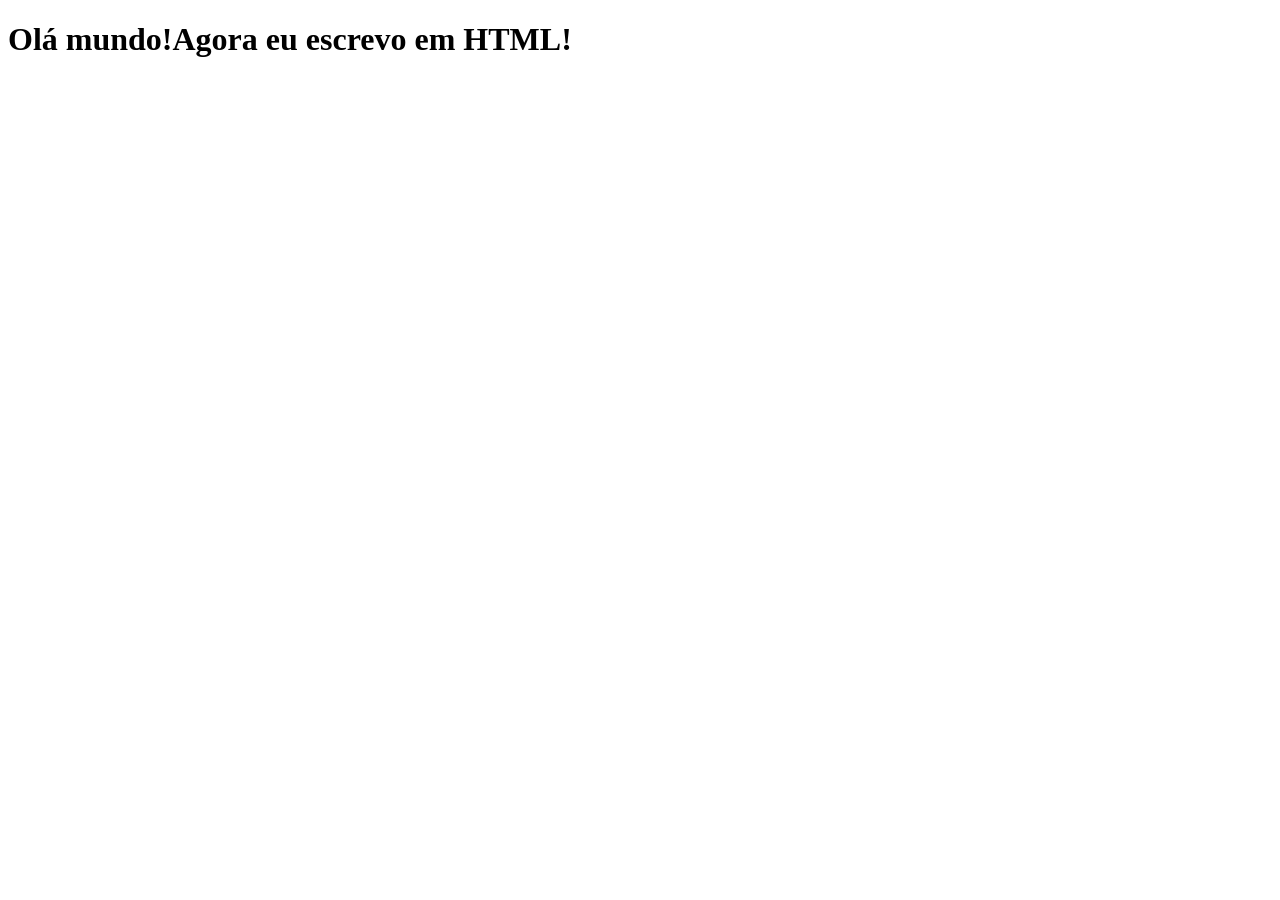
<file: ex001/index.html>
<!DOCTYPE html>
<html lang="pt-br">
<head>
    <meta charset="UTF-8">
    <meta name="viewport" content="width=device-width, initial-scale=1.0">
    <title>Meu primeiro site</title>
</head>
<body>
    <h1>Olá mundo!Agora eu escrevo em HTML!</h1>
</body>
</html>
</file>
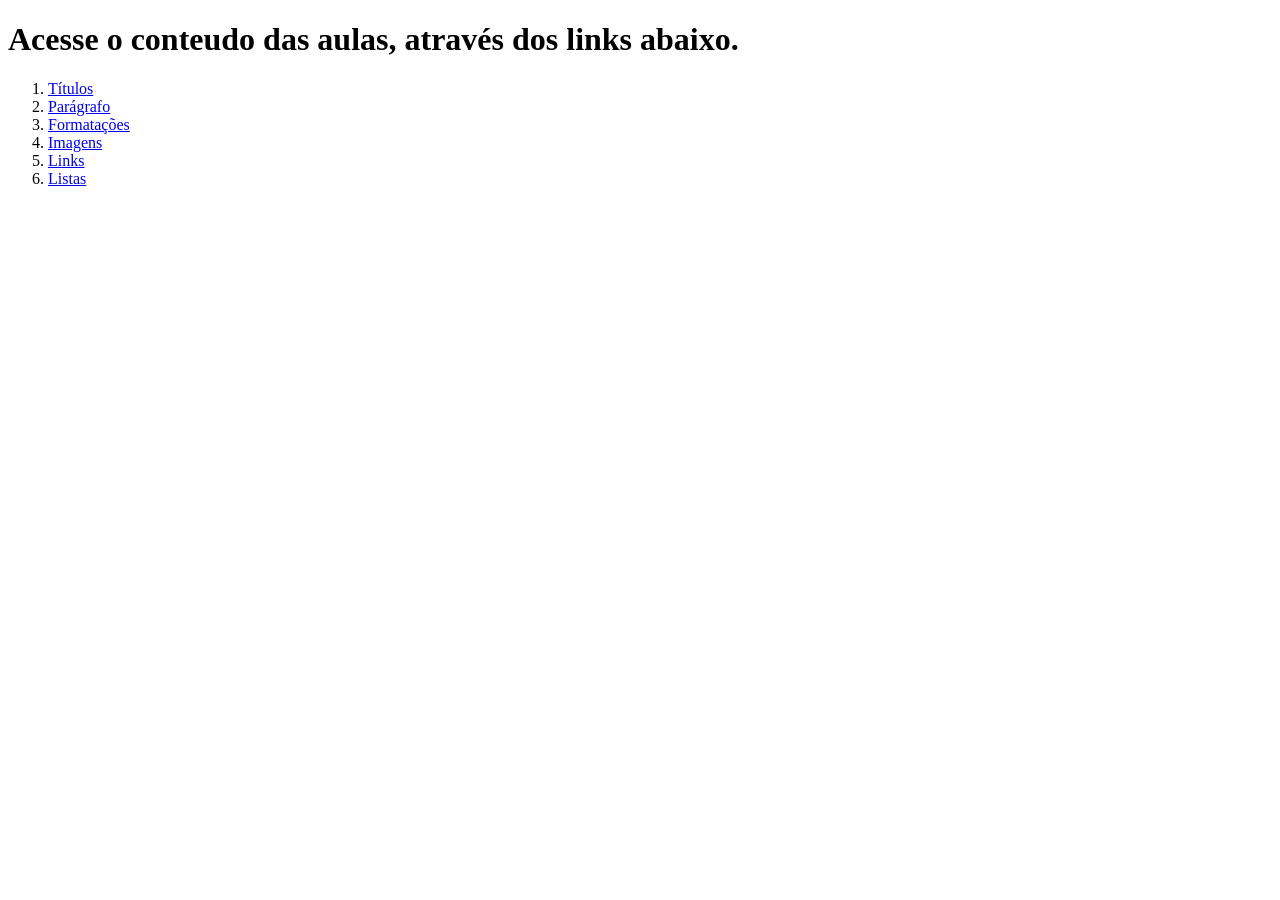
<file: ex002/index.html>
<!DOCTYPE html>
<html lang="pt-br">
<head>
    <meta charset="UTF-8">
    <meta name="viewport" content="width=device-width, initial-scale=1.0">
    <title>Tags HTML</title>
</head>
<body>
    <h1>Acesse o conteudo das aulas, através dos links abaixo.</h1>

    <ol>
        <li><a href="titulos.html">Títulos</a></li>
        <li><a href="paragrafo.html">Parágrafo</a></li>
        <li><a href="formataçoes.html">Formatações</a></li>
        <li><a href="Imagens.html">Imagens</a></li>
        <li><a href="links.html">Links</a></li>
        <li><a href="listas.html">Listas</a></li>
    </ol>

</body>
</html>
</file>
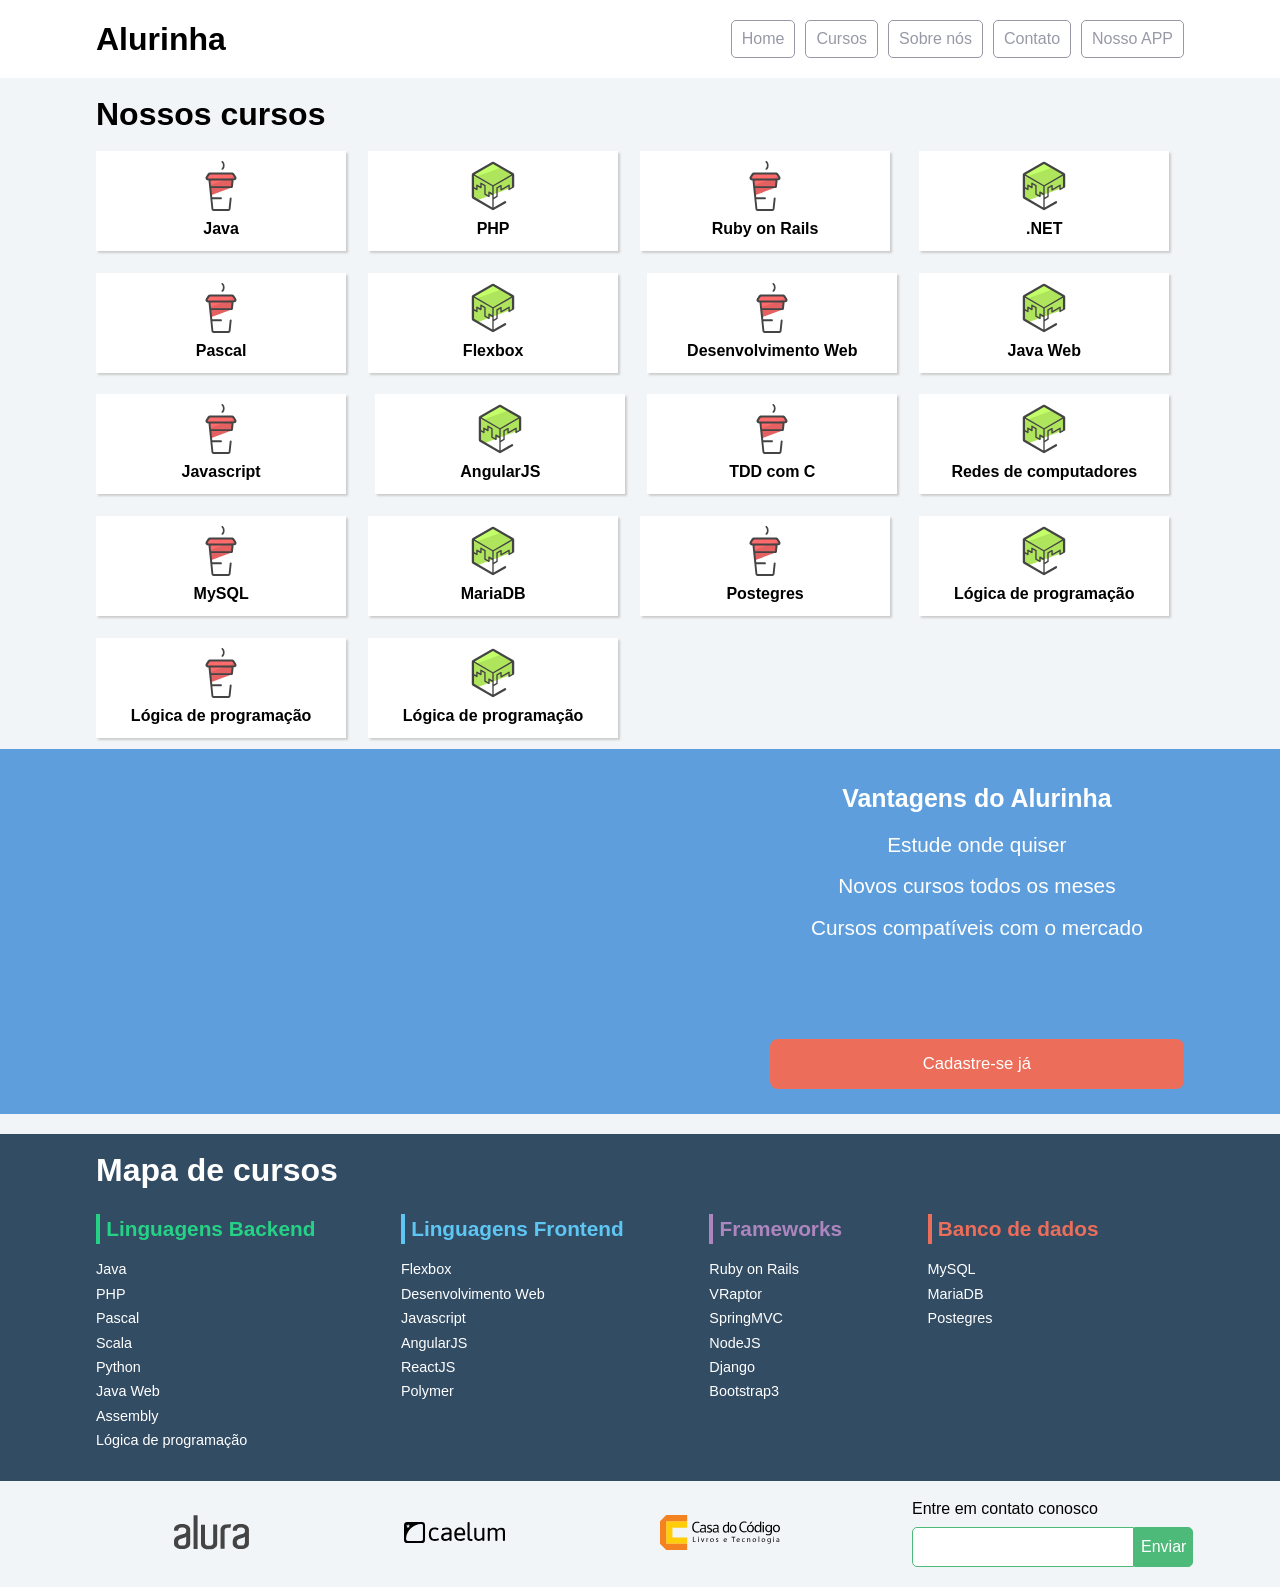
<file: Flex-box-Alura/index.html>
<!doctype html>
<html>
<head>
	<meta charset="utf-8">
	<meta name="viewport" content="width=device-width, initial-scale=1">
	<title>Alurinha | Cursos online</title>
	<link rel="stylesheet" href="css/reset.css">
	<link rel="stylesheet" href="css/style.css">
	<link rel="stylesheet" href="css/flexbox.css">
</head>
<body>

	<header class="cabecalhoPrincipal">
		<div class="container">
			<h1 class="cabecalhoPrincipal-titulo">
				<a href="#">Alurinha</a>
			</h1>

			<nav class="cabecalhoPrincipal-nav">
				<a class="cabecalhoPrincipal-nav-link" href="#">Home</a>
				<a class="cabecalhoPrincipal-nav-link" href="#">Cursos</a>
				<a class="cabecalhoPrincipal-nav-link" href="#">Sobre nós</a>
				<a class="cabecalhoPrincipal-nav-link" href="#">Contato</a>
				<a class="cabecalhoPrincipal-nav-link cabecalhoPrincipal-nav-link-app" href="#">Nosso APP</a>
			</nav>
		</div>

	</header>

	<main class="conteudoPrincipal">
		<div class="container">
			<h2 class="subtitulo">Nossos cursos</h2>

			<nav>
				<ul class="conteudoPrincipal-cursos">
					<li class="conteudoPrincipal-cursos-link"><a href="#">Java</a></li>
					<li class="conteudoPrincipal-cursos-link"><a href="#">PHP</a></li>
					<li class="conteudoPrincipal-cursos-link"><a href="#">Ruby on Rails</a></li>
					<li class="conteudoPrincipal-cursos-link"><a href="#">.NET</a></li>
					<li class="conteudoPrincipal-cursos-link"><a href="#">Pascal</a></li>
					<li class="conteudoPrincipal-cursos-link"><a href="#">Flexbox</a></li>
					<li class="conteudoPrincipal-cursos-link"><a href="#">Desenvolvimento Web</a></li>
					<li class="conteudoPrincipal-cursos-link"><a href="#">Java Web</a></li>
					<li class="conteudoPrincipal-cursos-link"><a href="#">Javascript</a></li>
					<li class="conteudoPrincipal-cursos-link"><a href="#">AngularJS</a></li>
					<li class="conteudoPrincipal-cursos-link"><a href="#">TDD com C</a></li>
					<li class="conteudoPrincipal-cursos-link"><a href="#">Redes de computadores</a></li>
					<li class="conteudoPrincipal-cursos-link"><a href="#">MySQL</a></li>
					<li class="conteudoPrincipal-cursos-link"><a href="#">MariaDB</a></li>
					<li class="conteudoPrincipal-cursos-link"><a href="#">Postegres</a></li>
					<li class="conteudoPrincipal-cursos-link"><a href="#">Lógica de programação</a></li>
					<li class="conteudoPrincipal-cursos-link"><a href="#">Lógica de programação</a></li>
					<li class="conteudoPrincipal-cursos-link"><a href="#">Lógica de programação</a></li>
				</ul>
			</nav>
		</div>

		<section class="videoSobre">
			<div class="container">
				<iframe class="videoSobre-video" width="560" height="315" src="https://www.youtube.com/embed/bIlOsJzBVaY?list=PLh2Y_pKOa4UcF1BYPJR3EIMRi3nWAUxIp" frameborder="0" allowfullscreen></iframe>
				
				<div class="videoSobre-sobre">
					<h2 class="videoSobre-sobre-title">Vantagens do Alurinha</h2>
					<ul class="videoSobre-sobre-list">
						<li class="videoSobre-sobre-item">Estude onde quiser</li>
						<li class="videoSobre-sobre-item">Novos cursos todos os meses</li>
						<li class="videoSobre-sobre-item">Cursos compatíveis com o mercado</li>
					</ul>
					<button class="videoSobre-button">Cadastre-se já</button>
				</div>
			</div>
		</section>

	</main>

	<footer class="rodapePrincipal">
		<div class="container">

			<section class="rodapePrincipal-navMap">
				<h3 class="subtitulo">Mapa de cursos</h3>
				<nav class="rodapePrincipal-navMap-list">

					<h4 class="navmap-list-title navmap-list-title-backend">Linguagens Backend</h4>
					<a class="rodapePrincipal-navMap-link" href="#">Java</a>
					<a class="rodapePrincipal-navMap-link" href="#">PHP</a>
					<a class="rodapePrincipal-navMap-link" href="#">Pascal</a>
					<a class="rodapePrincipal-navMap-link" href="#">Scala</a>
					<a class="rodapePrincipal-navMap-link" href="#">Python</a>
					<a class="rodapePrincipal-navMap-link" href="#">Java Web</a>
					<a class="rodapePrincipal-navMap-link" href="#">Assembly</a>
					<a class="rodapePrincipal-navMap-link" href="#">Lógica de programação</a>

					<h4 class="navmap-list-title navmap-list-title-frontend">Linguagens Frontend</h4>
					<a class="rodapePrincipal-navMap-link" href="#">Flexbox</a>
					<a class="rodapePrincipal-navMap-link" href="#">Desenvolvimento Web</a>
					<a class="rodapePrincipal-navMap-link" href="#">Javascript</a>
					<a class="rodapePrincipal-navMap-link" href="#">AngularJS</a>
					<a class="rodapePrincipal-navMap-link" href="#">ReactJS</a>
					<a class="rodapePrincipal-navMap-link" href="#">Polymer</a>
					
					<h4 class="navmap-list-title navmap-list-title-framework">Frameworks</h4>
					<a class="rodapePrincipal-navMap-link" href="#">Ruby on Rails</a>
					<a class="rodapePrincipal-navMap-link" href="#">VRaptor</a>
					<a class="rodapePrincipal-navMap-link" href="#">SpringMVC</a>
					<a class="rodapePrincipal-navMap-link" href="#">NodeJS</a>
					<a class="rodapePrincipal-navMap-link" href="#">Django</a>
					<a class="rodapePrincipal-navMap-link" href="#">Bootstrap3</a>

					<h4 class="navmap-list-title navmap-list-title-bancoDeDados">Banco de dados</h4>
					<a class="rodapePrincipal-navMap-link" href="#">MySQL</a>
					<a class="rodapePrincipal-navMap-link" href="#">MariaDB</a>
					<a class="rodapePrincipal-navMap-link" href="#">Postegres</a>

				</nav>
			</section>

		</div>

		<section class="rodapePrincipal-patrocinadores">
			<div class="container">
				<ul class="rodapePrincipal-patrocinadores-list">
					<li>
						<a class="rodapePrincipal-patrocinadores-list-link patrocinadores-list-link-alura" href="#">
							<img src="img/logos/alura.svg" alt="Logo da Alura">
						</a>
					</li>
					<li>
						<a class="rodapePrincipal-patrocinadores-list-link patrocinadores-list-link-caelum" href="#">
							<img src="img/logos/caelum.svg" alt="Logo da Caelum">
						</a>
					</li>
					<li>
						<a class="rodapePrincipal-patrocinadores-list-link patrocinadores-list-link-casaDoCodigo" href="#">
							<img src="img/logos/cdc.svg" alt="Logo da Casa do Código">
						</a>
					</li>
				</ul>
				<form class="rodapePrincipal-contatoForm" action="#">
					<fieldset>
						<legend class="rodapePrincipal-contatoForm-legend" for="email-contato">Entre em contato conosco</legend>
						<div class="rodapePrincipal-contatoForm-fieldset"> 
							<input class="rodapePrincipal-contatoForm-emailInput" type="email" name="email-contato" id="email-contato">
							<button class="rodapePrincipal-contatoForm-submit" type="submit">Enviar</button>
						</div>
					</fieldset>
				</form>
			</div>
		</section>
	</footer>

</body>
</html>
</file>
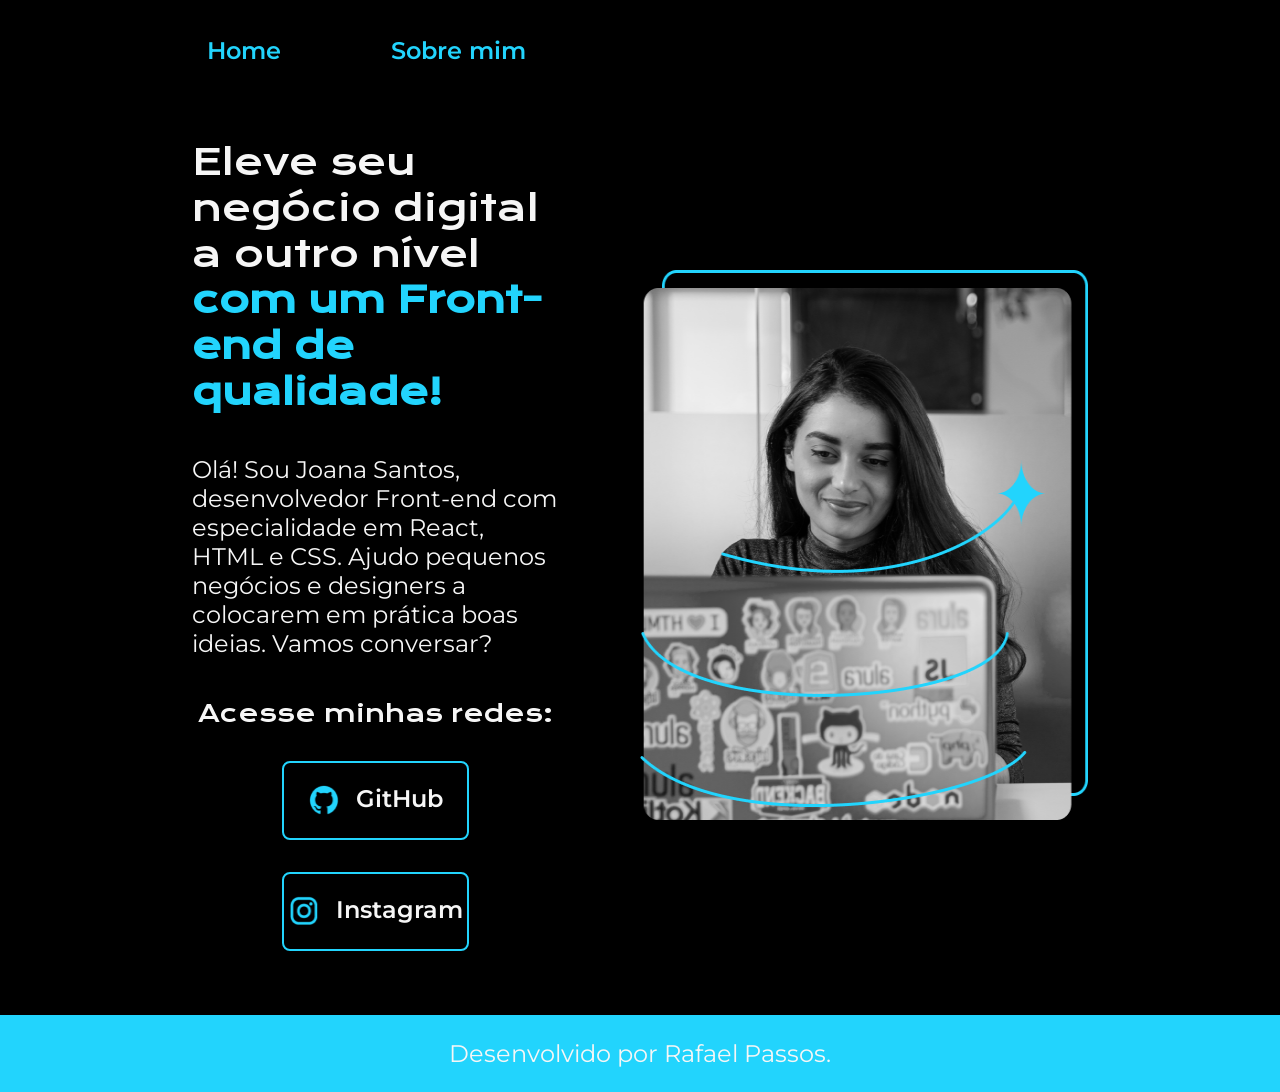
<file: landing-page/index.html>
<!DOCTYPE html>
<html lang="pt-br">
<head>
    <meta charset="UTF-8">
    <meta name="viewport" content="width=device-width, initial-scale=1.0">
    <title>Portfólio de Rafael Passos</title>
    <link rel="stylesheet" href="./styles/style.css">
</head>
<body>
    <header class="cabecalho">
        <nav class="cabecalho__menu">
            <a class="cabecalho__menu__link" href="">Home</a>
            <a class="cabecalho__menu__link" href="about.html">Sobre mim</a>
        </nav>
    </header>
    <main class="apresentacao">
     <section class="apresentacao__conteudo">
         <h1 class="apresentacao__conteudo__titulo">Eleve seu negócio digital a outro nível <strong class="titulo-destaque">com um Front-end de qualidade!</strong></h1>
         <p class="apresentacao__conteudo__texto">
            Olá! Sou Joana Santos, desenvolvedor Front-end com especialidade em React, HTML e CSS. Ajudo pequenos negócios e designers a colocarem em prática boas ideias. Vamos conversar?
         </p>
         <div class="apresentacao__links">
            <h2 class="apresentacao__links__subtitulo">Acesse minhas redes:</h2>
            <a class="apresentacao__links__navegacao" href="https://github.com/PassosRafael" target="_blank"> <img src="imagens/github.png" alt="GitHub">GitHub</a>
             <a class="apresentacao__links__navegacao"  href="https://www.instagram.com/rafaelm.passos/" target="_blank"> <img src="imagens/instagram.png" alt="Instagram">Instagram</a>
         </div>
     </section>
     <img class="apresentacao__imagem" src="imagens/Imagem.png" alt=" minha foto de perfil pessoal e profsissional">
    </main>
    <footer class="rodape">
        <p>Desenvolvido por Rafael Passos.</p>
    </footer>
</body>
</html>
</file>
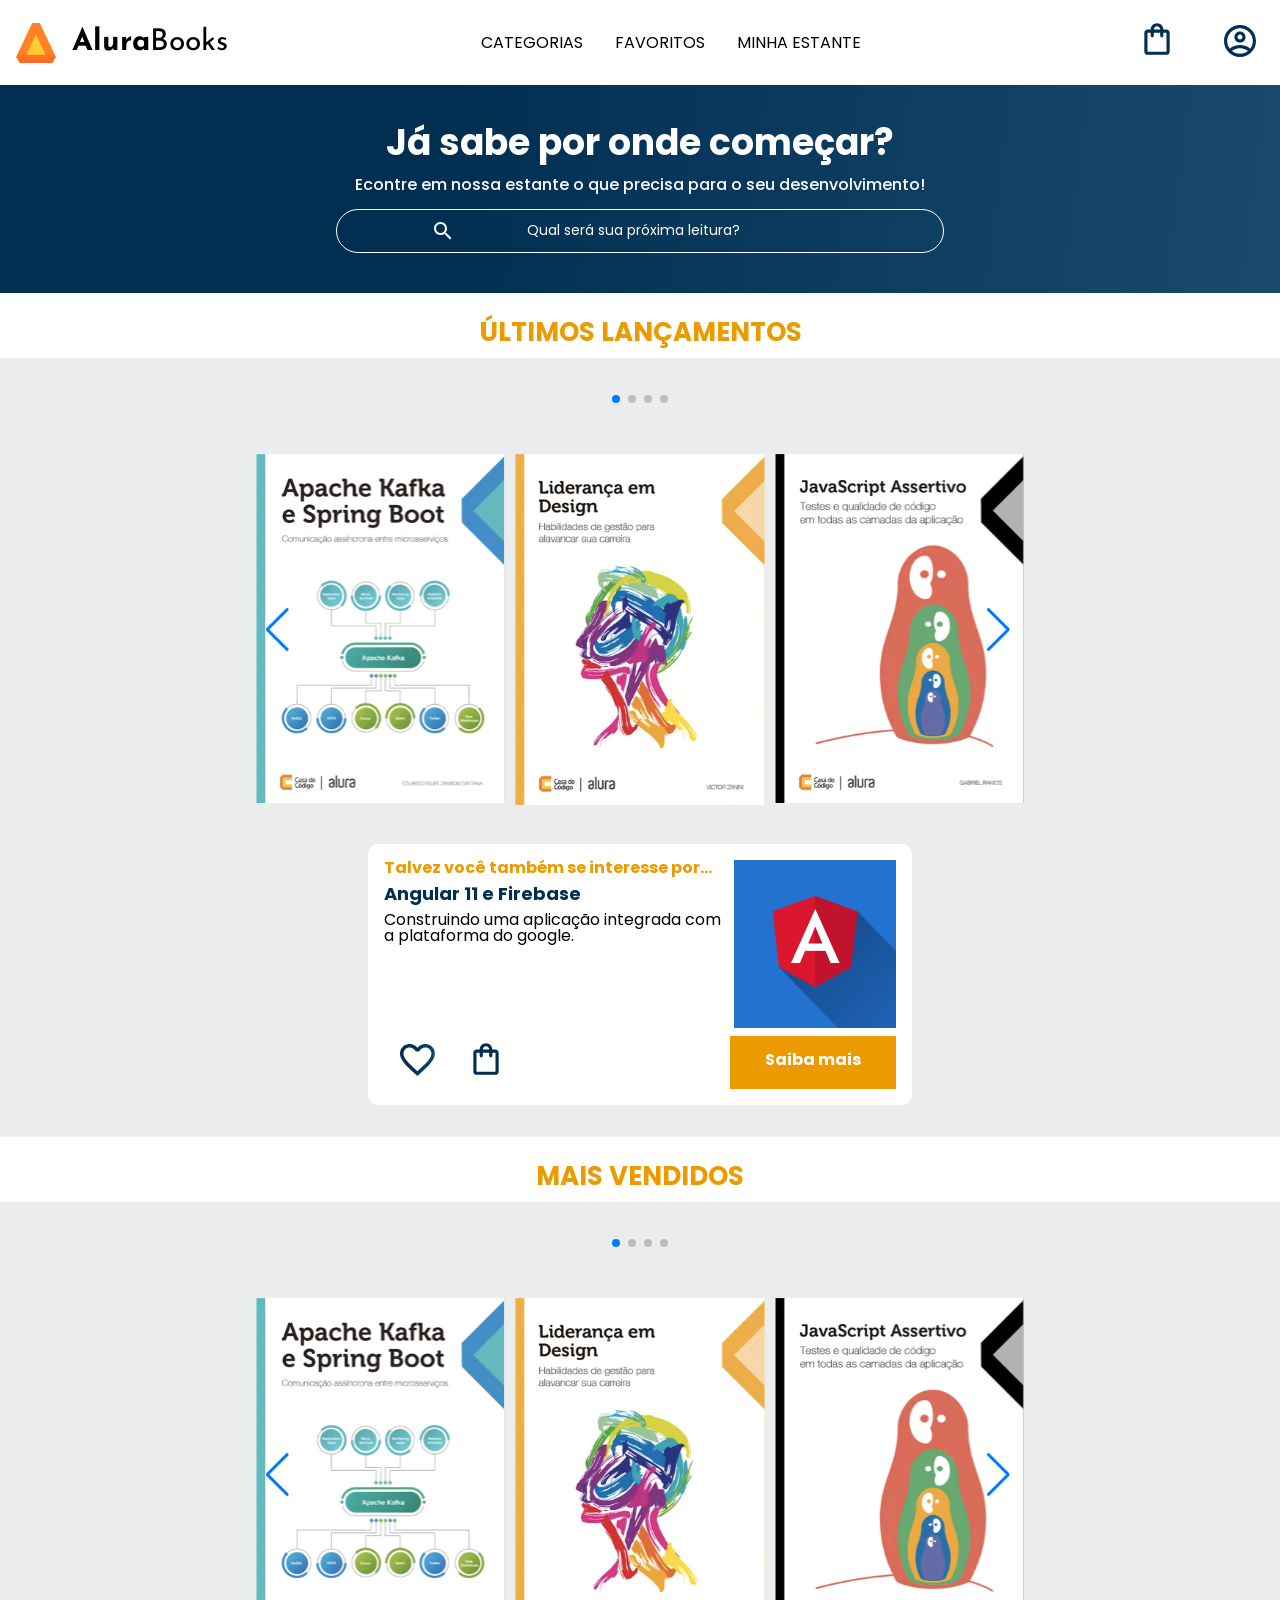
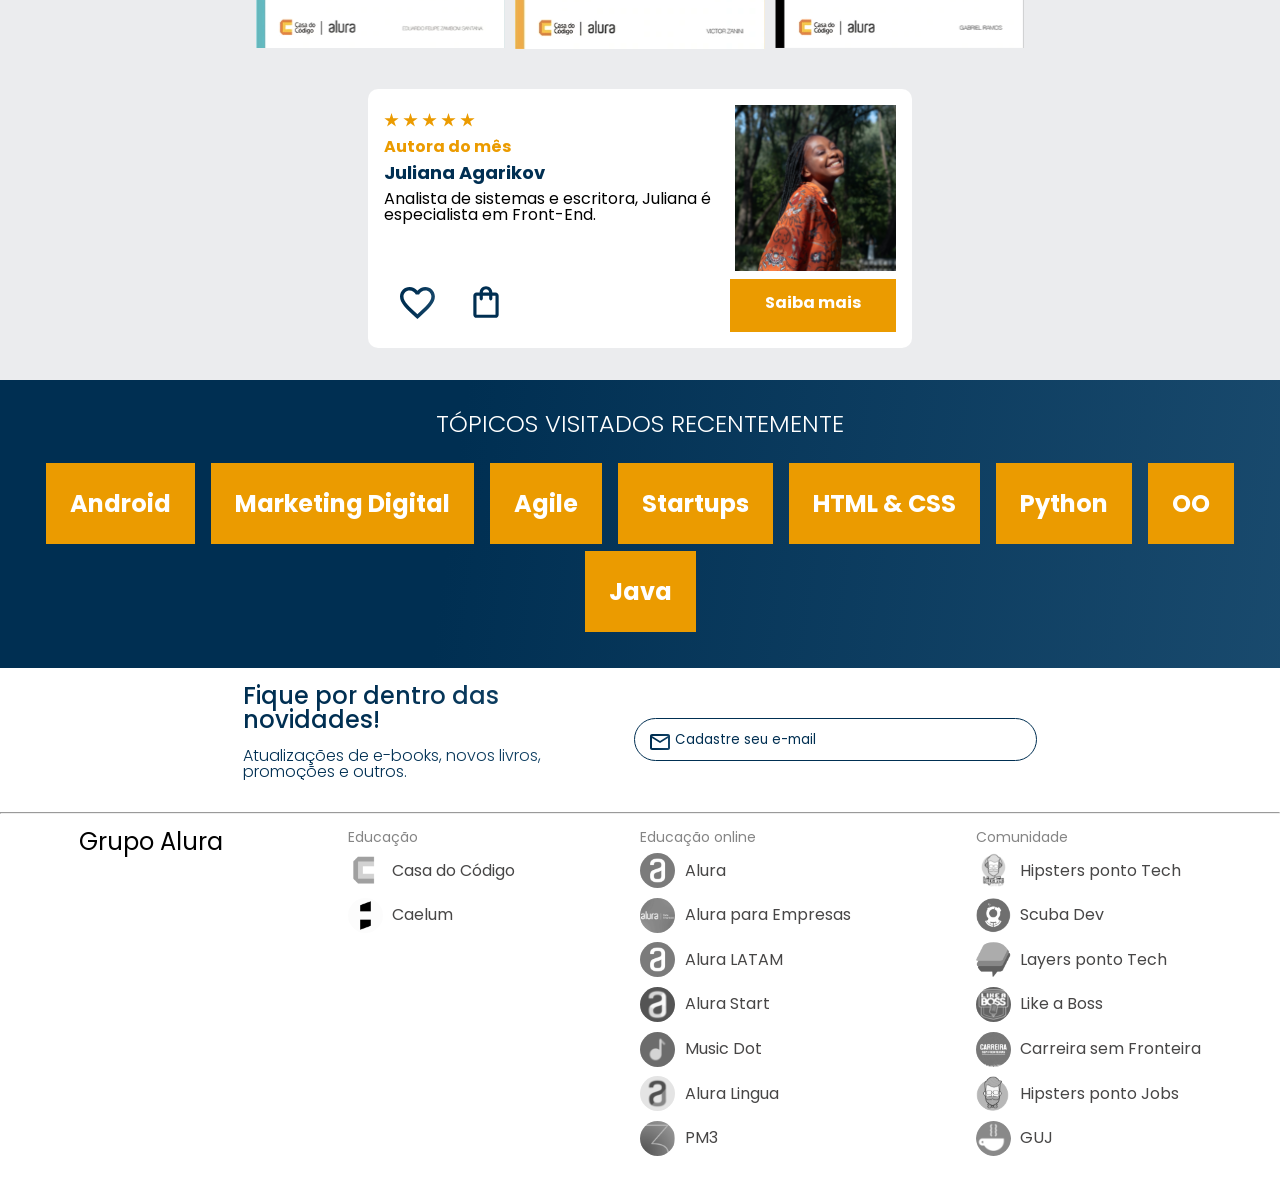
<file: projeto-alura-books/index.html>
<!DOCTYPE html>
<html lang="pt-br">
<head>
    <meta charset="UTF-8">
    <meta name="viewport" content="width=device-width, initial-scale=1.0">
    <link rel="preconnect" href="https://fonts.googleapis.com">
    <link rel="preconnect" href="https://fonts.gstatic.com" crossorigin>
    <link href="https://fonts.googleapis.com/css2?family=Poppins:ital,wght@0,100;0,200;0,300;0,400;0,500;0,600;0,700;0,800;0,900;1,100;1,200;1,300;1,400;1,500;1,600;1,700;1,800;1,900&display=swap" rel="stylesheet">
    <link rel="stylesheet" href="reset.css">
    <link rel="stylesheet" href="https://unpkg.com/swiper@8/swiper-bundle.min.css" />
    <link href="https://fonts.googleapis.com/css2?family=Josefin+Sans:ital,wght@0,100..700;1,100..700&display=swap" rel="stylesheet">

    <link rel="stylesheet" href="style.css">
    <title>AluraBooks</title>

</head>
<body>
    <header class="cabeçalho">
        <div class="container">  
            <input type="checkbox" id="menu" class="container__botao">
            <label for="menu" class="container__rotulo"><span class="cabeçalho__menu-hamburguer container__imagem"></span>
            </label>
            <ul class="lista-menu">
                <li class="lista-menu__titulo">Categorias</li>

                <li class="lista-menu__item"> 
                    <a href="#" class="lista-menu__link">Programação</a>
                </li>

                <li class="lista-menu__item"> 
                    <a href="#" class="lista-menu__link">Front-End</a>
                </li>

                <li class="lista-menu__item"> 
                    <a href="#" class="lista-menu__link">Infraestrutura</a>
                </li>

                <li class="lista-menu__item"> 
                    <a href="#" class="lista-menu__link">Business</a>
                </li>

                <li class="lista-menu__item"> 
                    <a href="#" class="lista-menu__link">Design & UX</a>
                </li>
            </ul>
            <img src="imagens/Logo.svg" alt="Logo AluraBooks" class="container__imagem">
            <h1 class="container__titulo"><b class="container__titulo--negrito">Alura</b>Books</h1>
        </div>
        
        <ul class="opções">
            <input type="checkbox" id="opções-menu" class="opções__botão">
            <label for="opções-menu" class="opções__rotulo">
                <li class="opções__item">Categorias</li>
            </label>
            
            <ul class="lista-menu">
               
                <li class="lista-menu__item">
                        <a href="#" class="lista-menu__link">Programação</a>
                </li>
                <li class="lista-menu__item">
                        <a href="#" class="lista-menu__link">Front-end</a>
                </li>
                <li class="lista-menu__item">
                        <a href="#" class="lista-menu__link">Infraestrutura</a>
                </li>
                <li class="lista-menu__item">
                        <a href="#" class="lista-menu__link">Business</a>
                </li>
                <li class="lista-menu__item">
                        <a href="#" class="lista-menu__link">Design & UX</a>
                </li>
</ul>
            <li class="opções__item"><a href="#" class="opções__link">Favoritos</a></li>
            <li class="opções__item"><a href="#" class="opções__link">Minha estante</a></li>
        </ul>    

        <div class="container">
            <a href="#"><img src="imagens/Favoritos.svg" alt="Meus Favoritos" class="container__imagem container__imagem-transparente">
            </a>

            <a href="#" class="container__link">
                <img src="imagens/Compras.svg" alt="Carrinho de Compras" class="container__imagem">
                <p class="container__texto">Minha Sacola</p>
            </a>

            <a href="#" class="container__link">
                <img src="imagens/Usuário.svg" alt="Meu Perfil" class="container__imagem">
                <p class="container__texto">Meu Perfil</p>
            </a> 

        </div>
          
    </header>

    <section class="banner">
        <h2 class="banner__titulo">Já sabe por onde começar?</h2>
        <p class="banner__texto">Econtre em nossa estante o que precisa para o seu desenvolvimento!</p>
        <input type="search" class="banner__pesquisa" placeholder="Qual será sua próxima leitura?">
    </section>

    <section class="carrossel">
        <h2 class="carrossel__titulo">últimos lançamentos</h2>

        <div class="carrossel__container">
        <div class="swiper">

        <div class="swiper-pagination"></div>
        <div class="swiper-wrapper">
            
            <div class="swiper-slide"><img src="imagens/ApacheKafka.svg" alt="Livro sobre apache kafka e spring boot da alura books"></div>
            <div class="swiper-slide"><img src="imagens/Liderança.svg" alt="Livro sobre liderança em design da alura books"></div>
            <div class="swiper-slide"><img src="imagens/Javascript.svg" alt="Livro sobre javascript assertivo da alura books"></div>
            <div class="swiper-slide"><img src="imagens/Guia Front-end.svg" alt="Livro guia front-end"></div>
            <div class="swiper-slide"><img src="imagens/Portugol.svg" alt="Livro sobre portugol"></div>
            <div class="swiper-slide"><img src="imagens/Acessibilidade.svg" alt="Livro sobre acessibilidade"></div>
        </div>
        
        <div class="swiper-button-prev"></div>
        <div class="swiper-button-next"></div>
    </div>

    <div class="card">
        <!-- 1 linha -->
        <div class="card__descrição">
            <!-- 1 coluna -->
            <div class="descrição">
                <h3 class="descrição__titulo"> Talvez você também se interesse por...</h3>
                <h2 class="descrição__titulo-livro">Angular 11 e Firebase</h2>
                <p class="descrição__texto">Construindo uma aplicação integrada com a plataforma do google.</p>
            </div>
            <!-- 2 coluna -->
            <img src="imagens/Angular.svg" class="descrição__imagem">
        </div>

        <!-- 2 linha -->
         <div class="card__botoes">
            <!-- 1 coluna -->
            <ul class="botoes">
                <li class="botoes__item"><img src="imagens/Favoritos.svg" alt="Favoritar livro"></li>

                 <li class="botoes__item"><img src="imagens/Compras.svg" alt="Adicionar ao carrinho"></li>
            </ul>

            <!-- 2 coluna -->
             <a href="#" class="botoes__ancora">Saiba mais</a>
         </div>
    </div>
            </div>
    </section>

    <section class="carrossel">
        <h2 class="carrossel__titulo">Mais vendidos</h2>
        
        <div class="carrossel__container">
            <div class="swiper">
            <div class="swiper-pagination"></div>
            <div class="swiper-wrapper">
            
                <div class="swiper-slide"><img src="imagens/ApacheKafka.svg" alt="Livro sobre apache kafka e spring boot da alura books"></div>
                <div class="swiper-slide"><img src="imagens/Liderança.svg" alt="Livro sobre liderança em design da alura books"></div>
                <div class="swiper-slide"><img src="imagens/Javascript.svg" alt="Livro sobre javascript assertivo da alura books"></div>
                <div class="swiper-slide"><img src="imagens/Guia Front-end.svg" alt="Livro guia front-end"></div>
                <div class="swiper-slide"><img src="imagens/Portugol.svg" alt="Livro sobre portugol"></div>
                <div class="swiper-slide"><img src="imagens/Acessibilidade.svg" alt="Livro sobre acessibilidade"></div>
            </div>
            
            <div class="swiper-button-prev"></div>
            <div class="swiper-button-next"></div>
                </div>
            
                <div class="card">
            <!-- 1 linha -->
            <div class="card__descrição">
                <!-- 1 coluna -->
                <div class="descrição">
                    <img src="imagens/Estrelinhas.svg" class="estrelas">
                    <h3 class="descrição__titulo">Autora do mês</h3>
                    <h2 class="descrição__titulo-livro">Juliana Agarikov</h2>
                    <p class="descrição__texto">Analista de sistemas e escritora, Juliana é especialista em Front-End.</p>
                </div>
                <!-- 2 coluna -->
                <img src="imagens/Perfil-escritora 1.svg" class="descrição__imagem">
            </div>
            <!-- 2 linha -->
             <div class="card__botoes">
                <!-- 1 coluna -->
                <ul class="botoes">
                    <li class="botoes__item"><img src="imagens/Favoritos.svg" alt="Favoritar livro"></li>
                     <li class="botoes__item"><img src="imagens/Compras.svg" alt="Adicionar ao carrinho"></li>
                </ul>
                <!-- 2 coluna -->
                 <a href="#" class="botoes__ancora">Saiba mais</a>
             </div>
                </div>
        </div>

    </section>

    <section class="tópicos">
        <h2 class="tópicos__titulo">TÓPICOS VISITADOS RECENTEMENTE</h2>
        <ul class="tópicos__lista">
            <li class="tópicos__item">
                <a href="#" class="tópicos__link">Android</a>
            </li>
            <li class="tópicos__item">
                <a href="#" class="tópicos__link">Marketing Digital</a>
            </li>
            <li class="tópicos__item">
                <a href="#" class="tópicos__link">Agile</a>
            </li>
            <li class="tópicos__item">
                <a href="#" class="tópicos__link">Startups</a>
            </li>
            <li class="tópicos__item">
                <a href="#" class="tópicos__link">HTML & CSS</a>
            </li>
            <li class="tópicos__item">
                <a href="#" class="tópicos__link">Python</a>
            </li>
            <li class="tópicos__item">
                <a href="#" class="tópicos__link">OO</a>
            </li>
            <li class="tópicos__item">
                <a href="#" class="tópicos__link">Java</a>
            </li>
        </ul>
    </section>

    <section class="contato">
        <div class="contato__descrição">
            <h2 class="contato__titulo">Fique por dentro das novidades!</h2>
            <p class="contato__texto">Atualizações de e-books, novos livros, promoções e outros.</p>
        </div>
        <input type="email" placeholder="Cadastre seu e-mail" class="contato__email">

    </section>

<hr/>

    <footer class="rodape">
        <h2 class="rodape__titulo"> Grupo Alura</h2>
        <ul class="lista-rodape">
            <li class="lista-rodape__titulo">Educação</li>
            <li class="lista-rodape__item"><img src="imagens/CasaDoCodigo.svg" alt="logo casa do codigo">
            <a href="#" class="lista-rodape__link">Casa do Código</a>
            </li>

            <li class="lista-rodape__item"><img src="imagens/Caelum.svg" alt="logo dacaelum">
            <a href="#" class="lista-rodape__link">Caelum</a>
            </li>
        </ul>

        <ul class="lista-rodape">

            <li class="lista-rodape__titulo">Educação online</li>
            
            <li class="lista-rodape__item"><img src="imagens/Alura.svg" alt="logo Alura">
            <a href="#" class="lista-rodape__link">Alura</a>
            </li>

            <li class="lista-rodape__item"><img src="imagens/AluraEmpresas.svg" alt="logo Alura Empresas">
            <a href="#" class="lista-rodape__link">Alura para Empresas</a>
            </li>

            <li class="lista-rodape__item"><img src="imagens/AluraLATAM.svg" alt="logo Alura Latam">
            <a href="#" class="lista-rodape__link">Alura LATAM</a>
            </li>

            <li class="lista-rodape__item"><img src="imagens/AluraStart.svg" alt="logo Alura START">
            <a href="#" class="lista-rodape__link">Alura Start</a>
            </li>

            <li class="lista-rodape__item"><img src="imagens/MusicDot.svg" alt="logo da music dot">
            <a href="#" class="lista-rodape__link">Music Dot</a>
            </li>

            <li class="lista-rodape__item"><img src="imagens/AluraLingua.svg" alt="logo Alura Lingua">
            <a href="#" class="lista-rodape__link">Alura Lingua</a>
            </li>

            <li class="lista-rodape__item"><img src="imagens/PM3.svg" alt="logo da PM3">
            <a href="#" class="lista-rodape__link">PM3</a>
            </li>
        </ul>

        <ul class="lista-rodape">

            <li class="lista-rodape__titulo">Comunidade</li>

            <li class="lista-rodape__item"><img src="imagens/HipstersTech.svg" alt="logo Hipster Tech">
            <a href="#" class="lista-rodape__link">Hipsters ponto Tech</a>
            </li>

            <li class="lista-rodape__item"><img src="imagens/ScubaDev.svg" alt="logo ScubaDev">
            <a href="#" class="lista-rodape__link">Scuba Dev</a>
            </li>

            <li class="lista-rodape__item"><img src="imagens/LayersTech.svg" alt="logo Layers Tech">
            <a href="#" class="lista-rodape__link">Layers ponto Tech</a>
            </li>

            <li class="lista-rodape__item"><img src="imagens/LikeABoss.svg" alt="logo like a boss">
            <a href="#" class="lista-rodape__link">Like a Boss</a>
            </li>

            <li class="lista-rodape__item"><img src="imagens/CarreiraSemFronteira.svg" alt="logo da carreira sem fronteirat">
            <a href="#" class="lista-rodape__link">Carreira sem Fronteira</a>
            </li>

            <li class="lista-rodape__item"><img src="imagens/HipstersJobs.svg" alt="logo hipsters jobs">
            <a href="#" class="lista-rodape__link">Hipsters ponto Jobs</a>
            </li>

            <li class="lista-rodape__item"><img src="imagens/GUJ.svg" alt="logo da GUJ">
            <a href="#" class="lista-rodape__link">GUJ</a>
            </li>
        </ul>

    </footer>

    <script src="https://unpkg.com/swiper@8/swiper-bundle.min.js"></script>
    <script>
        const swiper = new Swiper('.swiper', {
        spaceBetween: 10,
        slidesPerView: 3,
        pagination: {
            el: '.swiper-pagination',
            type: 'bullets',
            },
        });
    </script>
</body>
</html>
</file>
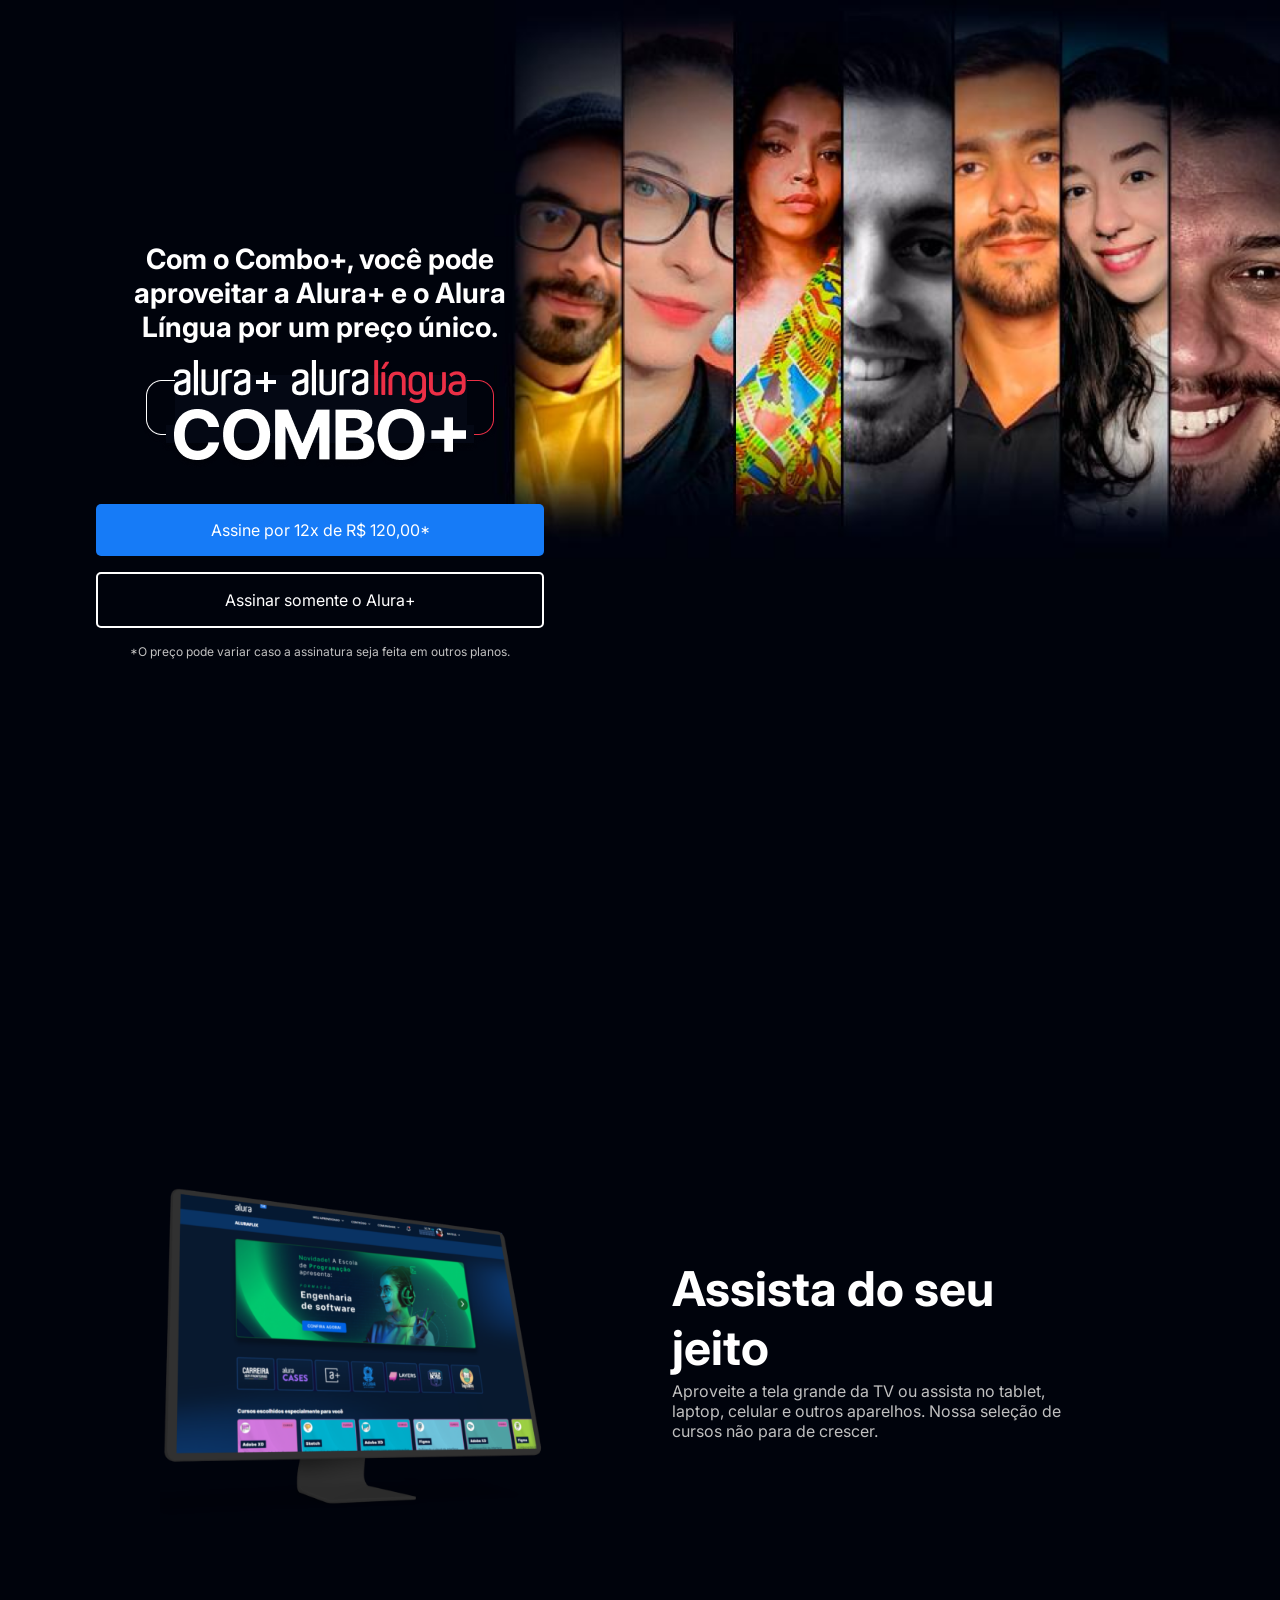
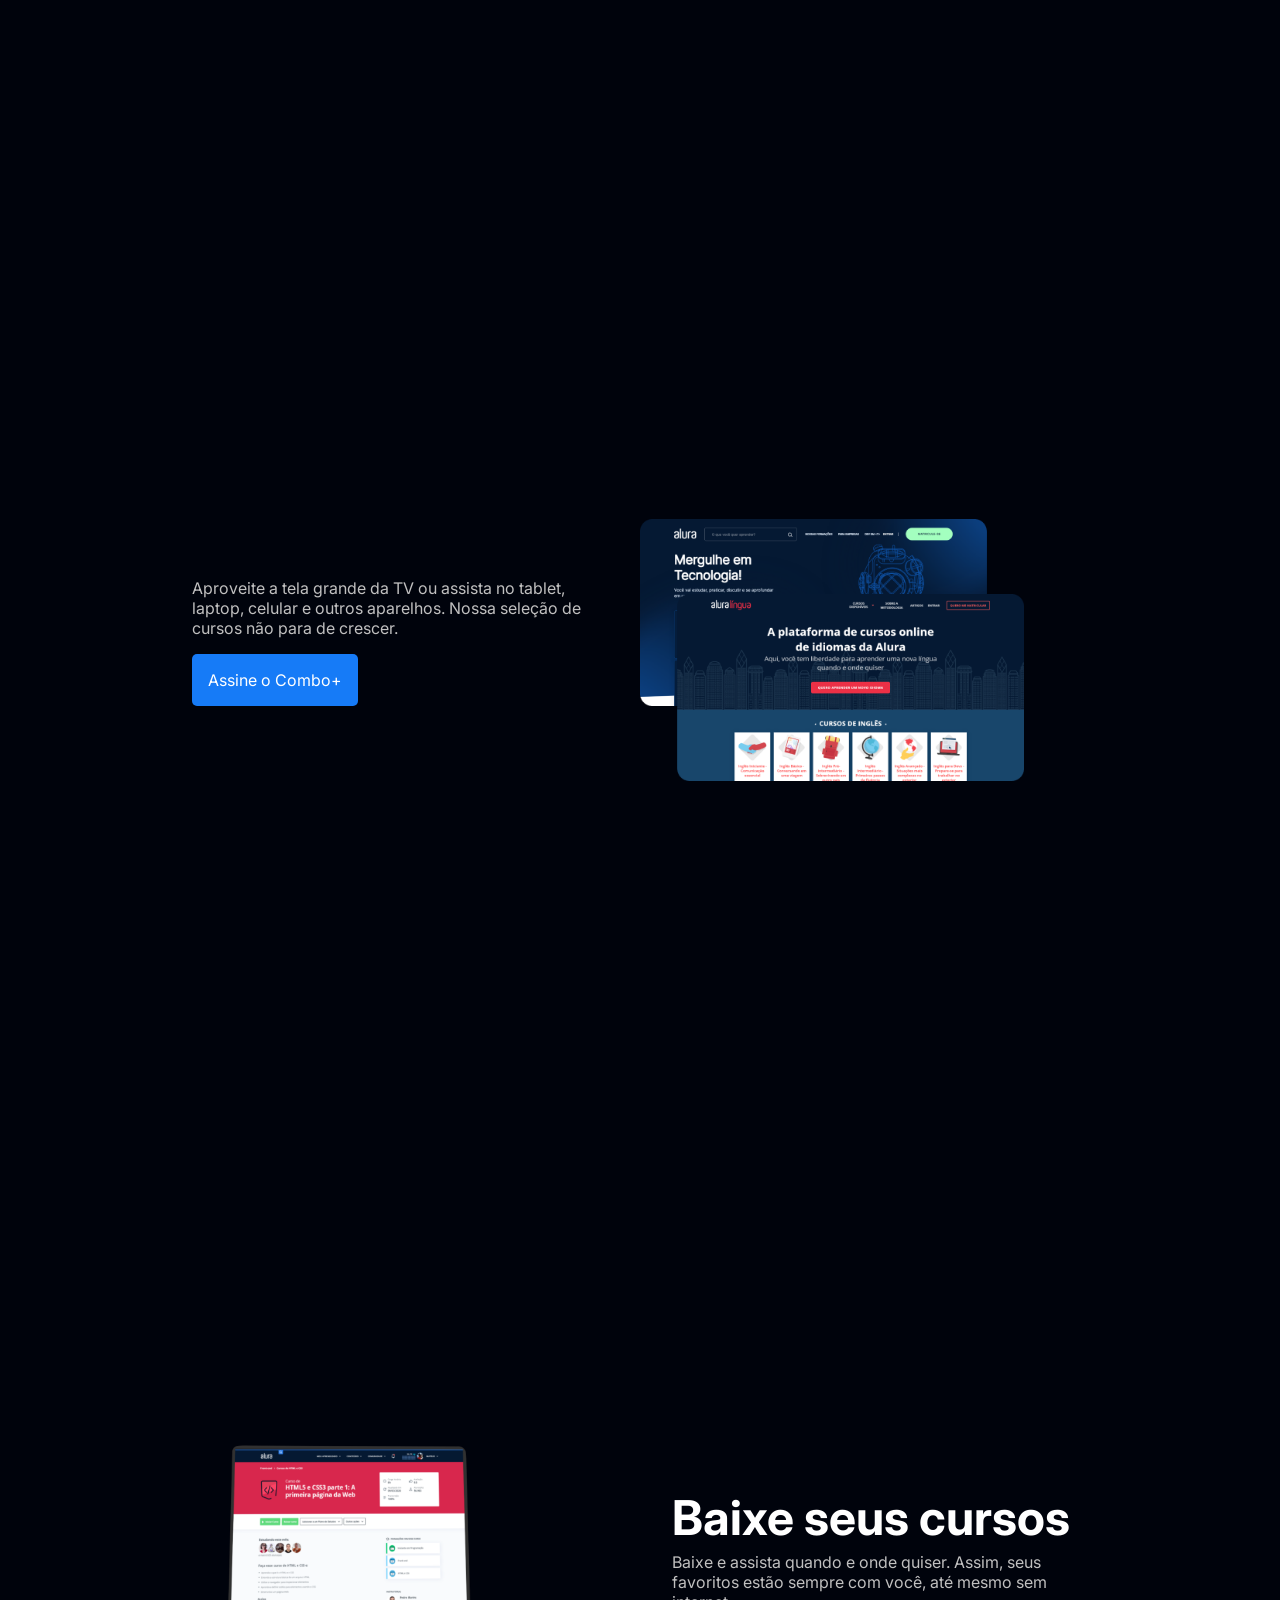
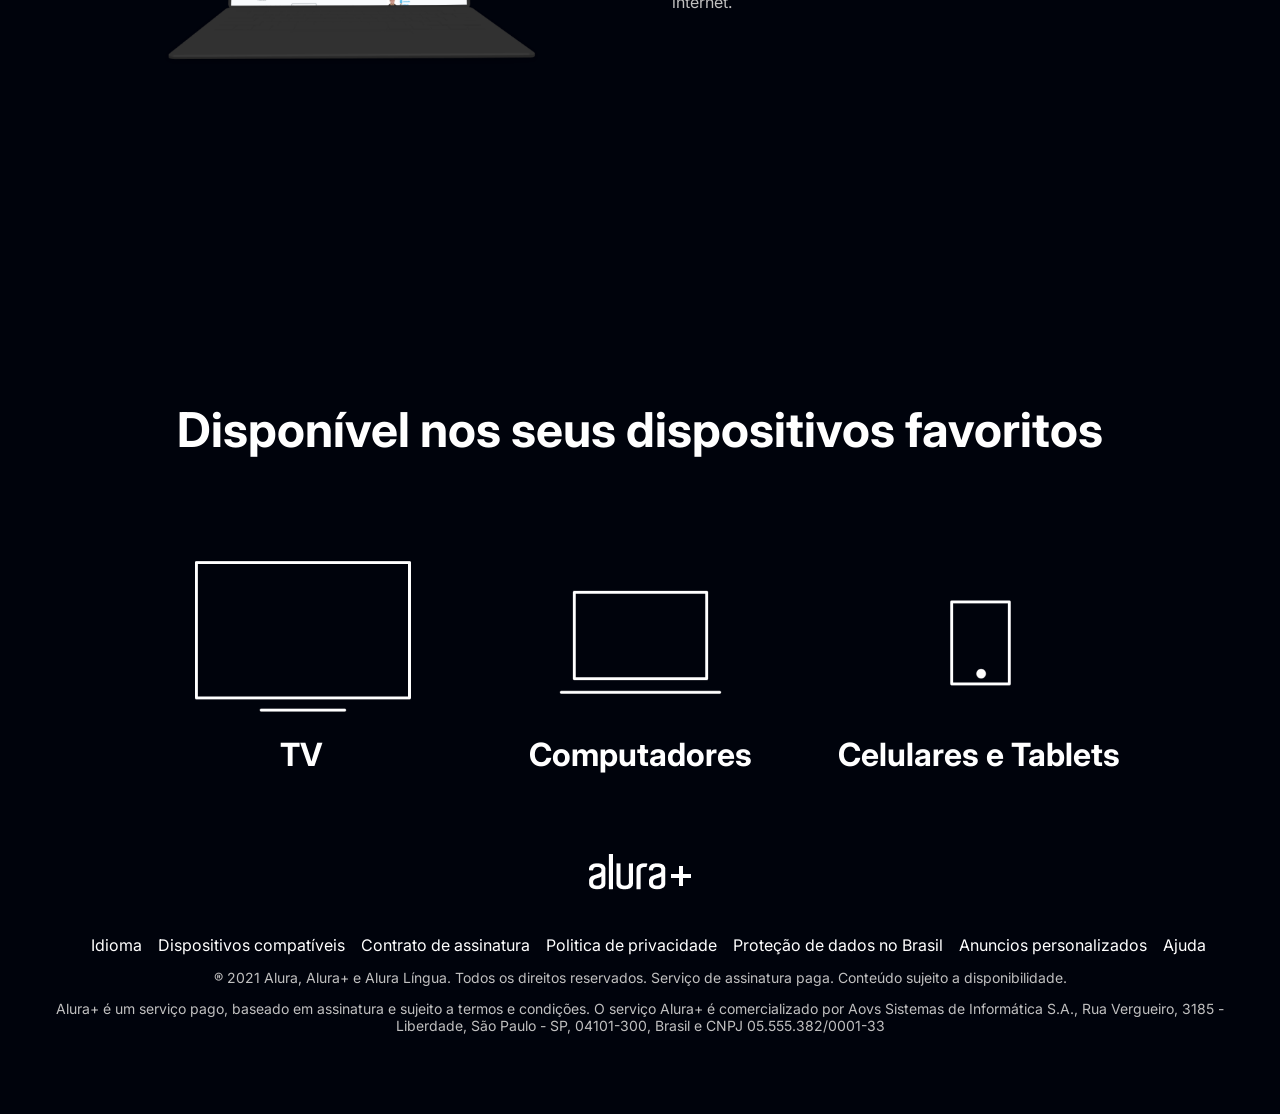
<file: projeto-alura-plus/index.html>
<!DOCTYPE html>
<html lang="pt-br">
<head>
    <meta charset="UTF-8">
    <meta name="viewport" content="width=device-width, initial-scale=1.0">
    <link rel="stylesheet" href="style.css">
    <link rel="preconnect" href="https://fonts.googleapis.com">
    <link rel="preconnect" href="https://fonts.gstatic.com" crossorigin>
    <link href="https://fonts.googleapis.com/css2?family=Inter:ital,opsz,wght@0,14..32,100..900;1,14..32,100..900&display=swap" rel="stylesheet">
        <title>Alura Plus</title>
</head>
<body>
    <section class="container principal">
    <div class="container__caixa">    
    <h1 class="container__titulo">Com o Combo+, você pode aproveitar a Alura+ e o Alura Língua por um preço único.</h1>
    <img src="imagens/Combo.png" alt="descrição do pacote combo alura mais" class="container__imagem">
    <a href="www.alura.com.br" class="container__botao">Assine por 12x de R$ 120,00*</a>
    <a href="www.alura.com.br" class="container__botao botao_secundario">Assinar somente o Alura+</a>
    <p class="container__aviso">*O preço pode variar caso a assinatura seja feita em outros planos.</p>
    </div>
    </section>

    <section class="container secundario">
        <img src="imagens/Pixel True Mockup 1.png" alt="plataformas que suportam alura plus" class="secundario__imagem">

        <div class="container__descricao">
            <h2 class="descricao__titulo">Assista do seu jeito</h2>
            <p class="descricao__texto">Aproveite a tela grande da TV ou assista no tablet, laptop, celular e outros aparelhos. Nossa seleção de cursos não para de crescer.</p>

        </div>
    </section>

    <section class="container secundario">
        <div class="container__descricao">
            <p class="descricao__texto">Aproveite a tela grande da TV ou assista no tablet, laptop, celular e outros aparelhos. Nossa seleção de cursos não para de crescer.</p>

            <a href="www.alura.com.br" class="container__botao secundario__botao">Assine o Combo+</a>
        </div>

             <img src="imagens/Telas.png" alt="telas alura plus e alura lingua" class="secundario__imagem">
    </section>

     <section class="container secundario">
        <img src="imagens/Notebook.png" alt="notebook" class="secundario__imagem">

        <div class="container__descricao">
            <h2 class="descricao__titulo">Baixe seus cursos</h2>
            <p class="descricao__texto">Baixe e assista quando e onde quiser. Assim, seus favoritos estão sempre com você, até mesmo sem internet.</p>
        </div>
    </section>

    <section class="dispositivos">
         <h2 class="dispositivos__titulo">Disponível nos seus dispositivos favoritos</h2>

         <ul class="dispositivos__lista">
            <li>
                <img src="/projeto-alura-plus/imagens/tv.png" alt="icone televisão">
                <h3 class="lista__item">TV</h3>
            </li>

            <li>
                <img src="/projeto-alura-plus/imagens/computador.png" alt="icone computador">
                <h3 class="lista__item">Computadores</h3>
            </li>

            <li>
                <img src="/projeto-alura-plus/imagens/celular.png" alt="icone celular e tablet">
                <h3 class="lista__item">Celulares e Tablets</h3>
            </li>
         </ul>
    </section>

    <footer class="rodape">
        <img src="imagens/Logo.png" alt="logo alura" class="rodape__logo">
        <ul class="rodape__lista">
            <li class="lista__link">
                <a href="#">Idioma</a>
            </li>

            <li class="lista__link">
                <a href="#">Dispositivos compatíveis</a>
            </li>

            <li class="lista__link">
                <a href="#">Contrato de assinatura</a>
            </li>

            <li class="lista__link">
                <a href="#">Politica de privacidade</a>
            </li>

            <li class="lista__link">
                <a href="#">Proteção de dados no Brasil</a>
            </li>

            <li class="lista__link">
                <a href="#">Anuncios personalizados</a>
            </li>

            <li class="lista__link">
                <a href="#">Ajuda</a>
            </li>
        </ul>

        <p class="rodape__texto">
            ® 2021 Alura, Alura+ e Alura Língua. Todos os direitos reservados. Serviço de assinatura paga. Conteúdo sujeito a disponibilidade.
        </p>

        <p class="rodape__texto">
            Alura+ é um serviço pago, baseado em assinatura e sujeito a termos e condições. O serviço Alura+ é comercializado por Aovs Sistemas de Informática S.A., Rua Vergueiro, 3185 - Liberdade, São Paulo - SP, 04101-300, Brasil e CNPJ 05.555.382/0001-33
        </p>
    </footer>
</body>
</html>
</file>
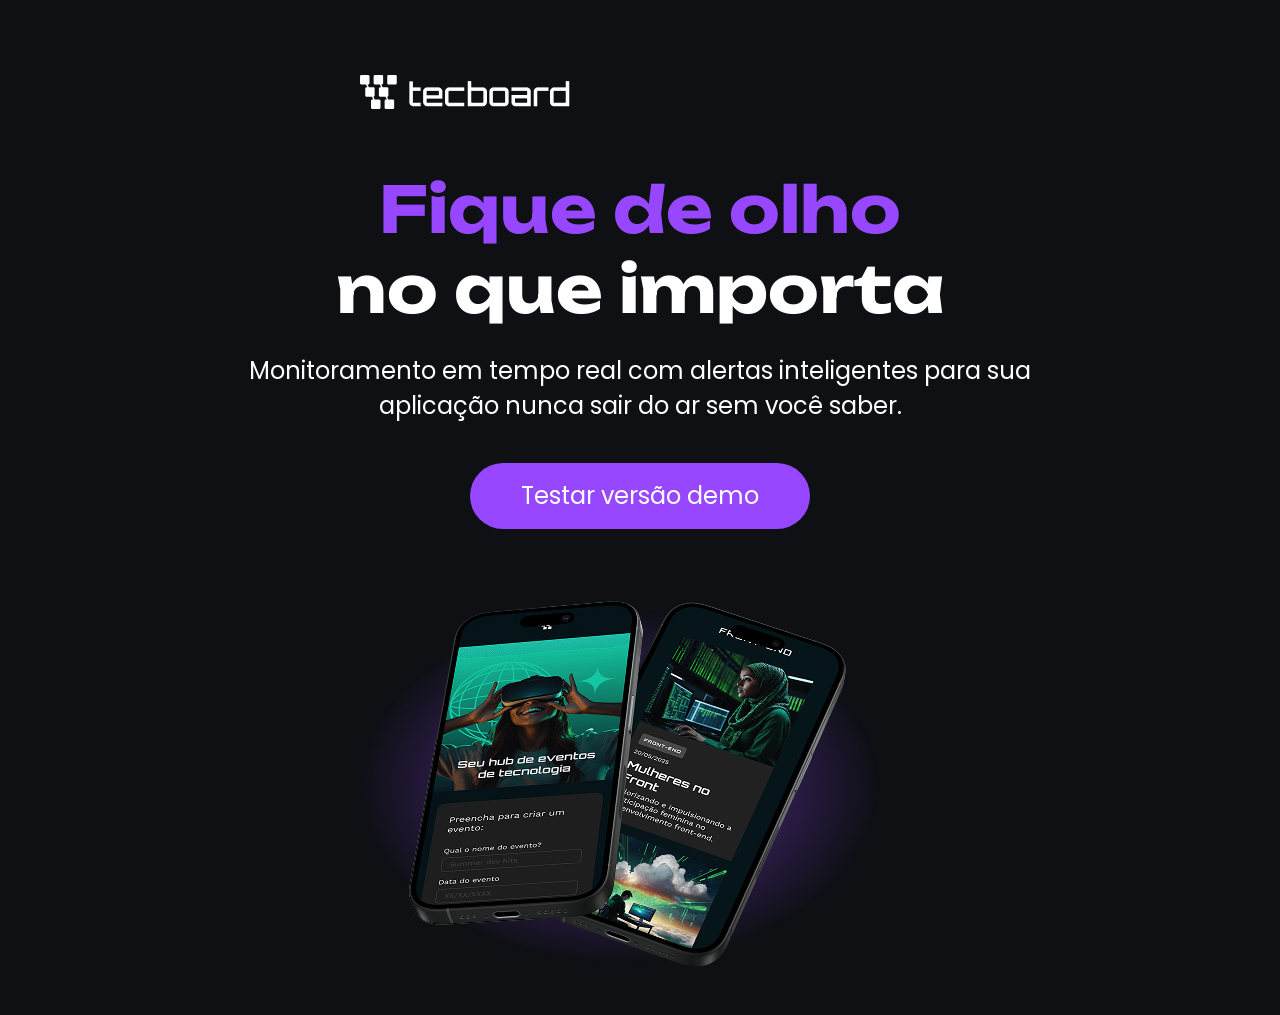
<file: projeto-tecboard/index.html>
<!DOCTYPE html>
<html lang="pt-br">
<head>
    <meta charset="UTF-8">
    <meta name="viewport" content="width=device-width, initial-scale=1.0">
    <link rel="shortcut icon" href="imagens/favicon-tecboard-preto.svg" type="image/x-icon">
    <link rel="stylesheet" href="style.css">
    <title>Tecboard</title>
</head>
<body>
    <header>
        <img src="imagens/logo-tecboard branco.png" alt="logo tecboard cor branca">
    </header>
    <main>
        <section>
            <h1>
                <span>Fique de olho</span>
                <br>no que importa
            </h1>
            <p>Monitoramento em tempo real com alertas inteligentes para sua aplicação nunca sair do ar sem você saber.</p>
            <a href="#">Testar versão demo</a>
            <img src="imagens/celulares sobrepostos desktop.png" alt="dois celulares pretos sobrepostos com uma sombra roxa sob eles">
        </section>
    </main> 
</body>
</html>
</file>
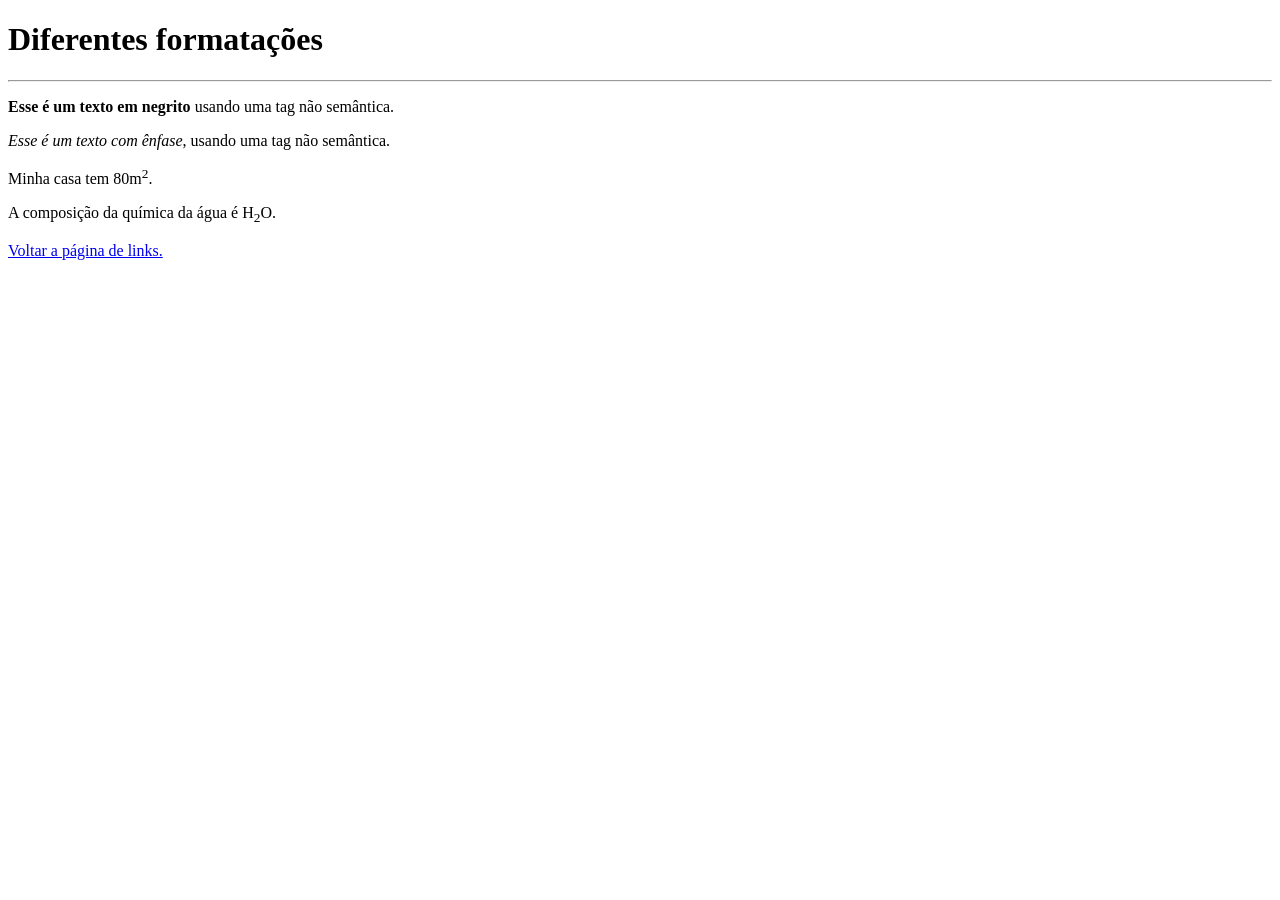
<file: ex002/formataçoes.html>
<!DOCTYPE html>
<html lang="pt-br">
<head>
    <meta charset="UTF-8">
    <meta name="viewport" content="width=device-width, initial-scale=1.0">
    <title>Tags</title>
</head>
<body>
    <h1>Diferentes formatações</h1>
    <hr>
    <p><b>Esse é um texto em negrito</b> usando uma tag não semântica.</p>
    <p><i>Esse é um texto com ênfase</i>, usando uma tag não semântica.</p>
    <p>Minha casa tem 80m<sup>2</sup>.</p>
    <p>A composição da química da água é H<sub>2</sub>O.</p>
    <a href="index.html">Voltar a página de links.</a>

</body>
</html>
</file>
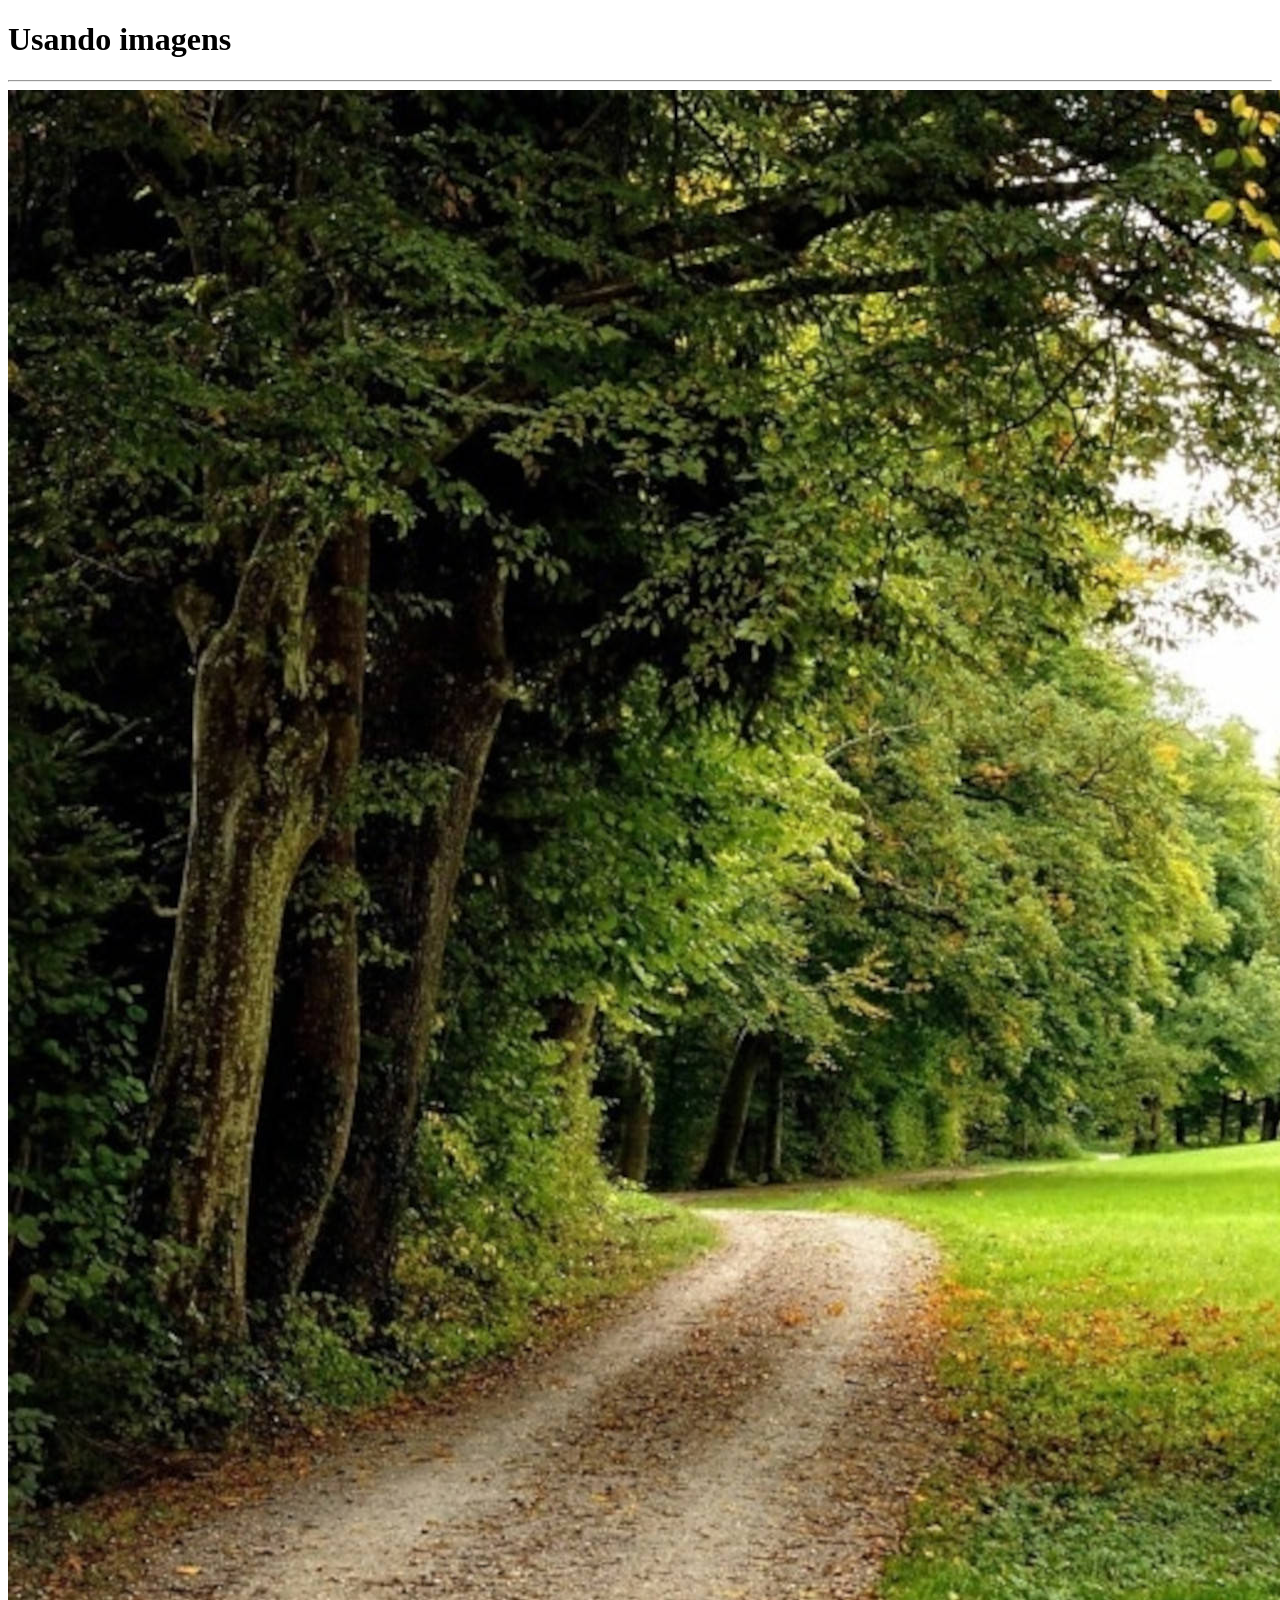
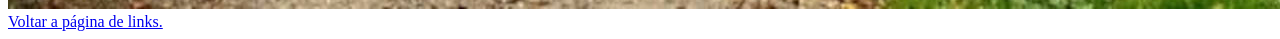
<file: ex002/Imagens.html>
<!DOCTYPE html>
<html lang="pt-br">
<head>
    <meta charset="UTF-8">
    <meta name="viewport" content="width=device-width, initial-scale=1.0">
    <title>Imagens</title>
</head>
<body>
    <h1>Usando imagens</h1>
    <hr>
    <img src="imagens/Paisagem1900.jpg" alt="estrada no bosque">
    <a href="index.html">Voltar a página de links.</a>
</body>
</html>
</file>
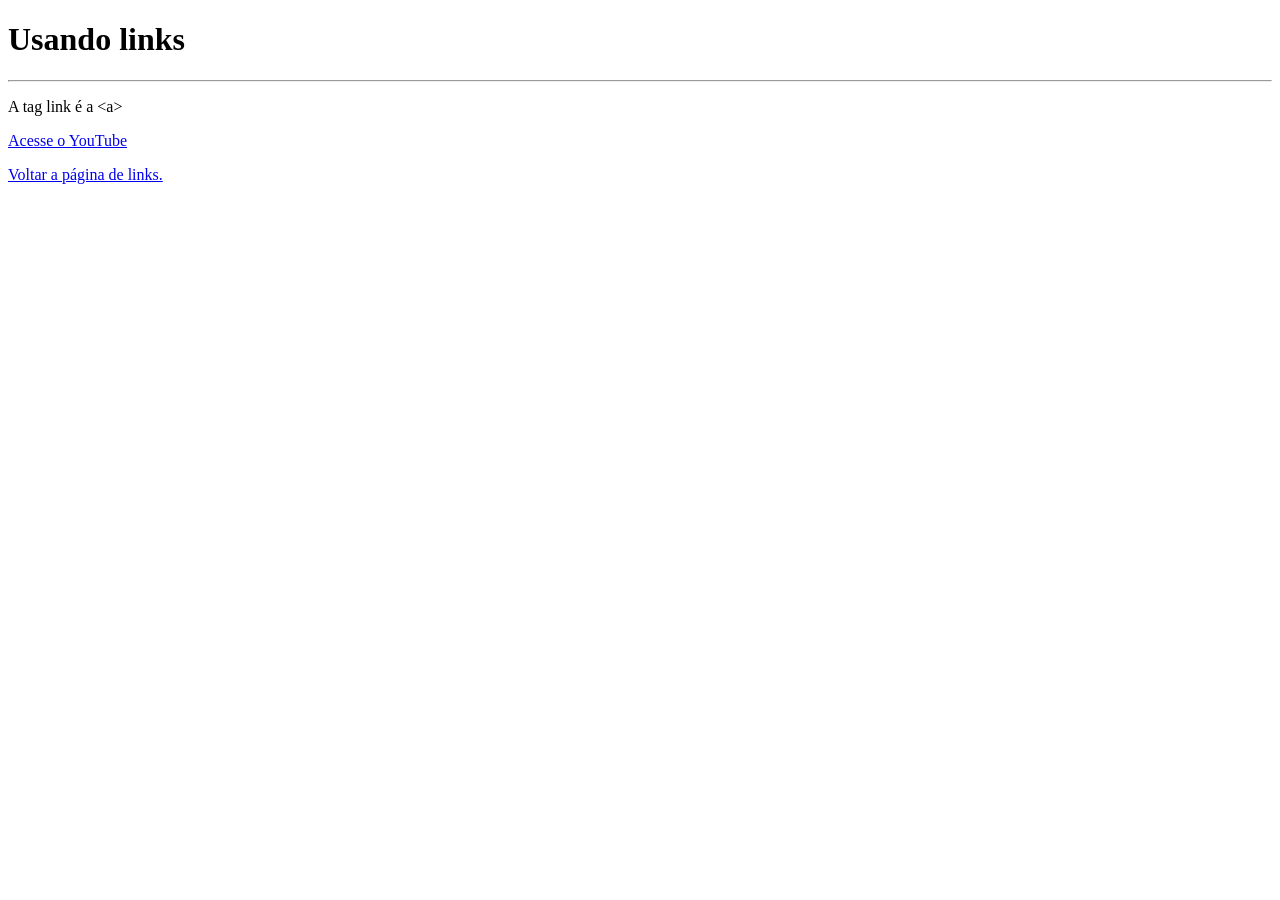
<file: ex002/links.html>
<!DOCTYPE html>
<html lang="pt-br">
<head>
    <meta charset="UTF-8">
    <meta name="viewport" content="width=device-width, initial-scale=1.0">
    <title>Links</title>
</head>
<body>
    <h1>Usando links</h1>
    <hr>
    <p>A tag link é a &lta&gt</p>

<p><a href="https://www.youtube.com/" target="_blank">Acesse o YouTube</a></p>
<p><a href="index.html">Voltar a página de links.</a></p>
</body>
</html>
</file>
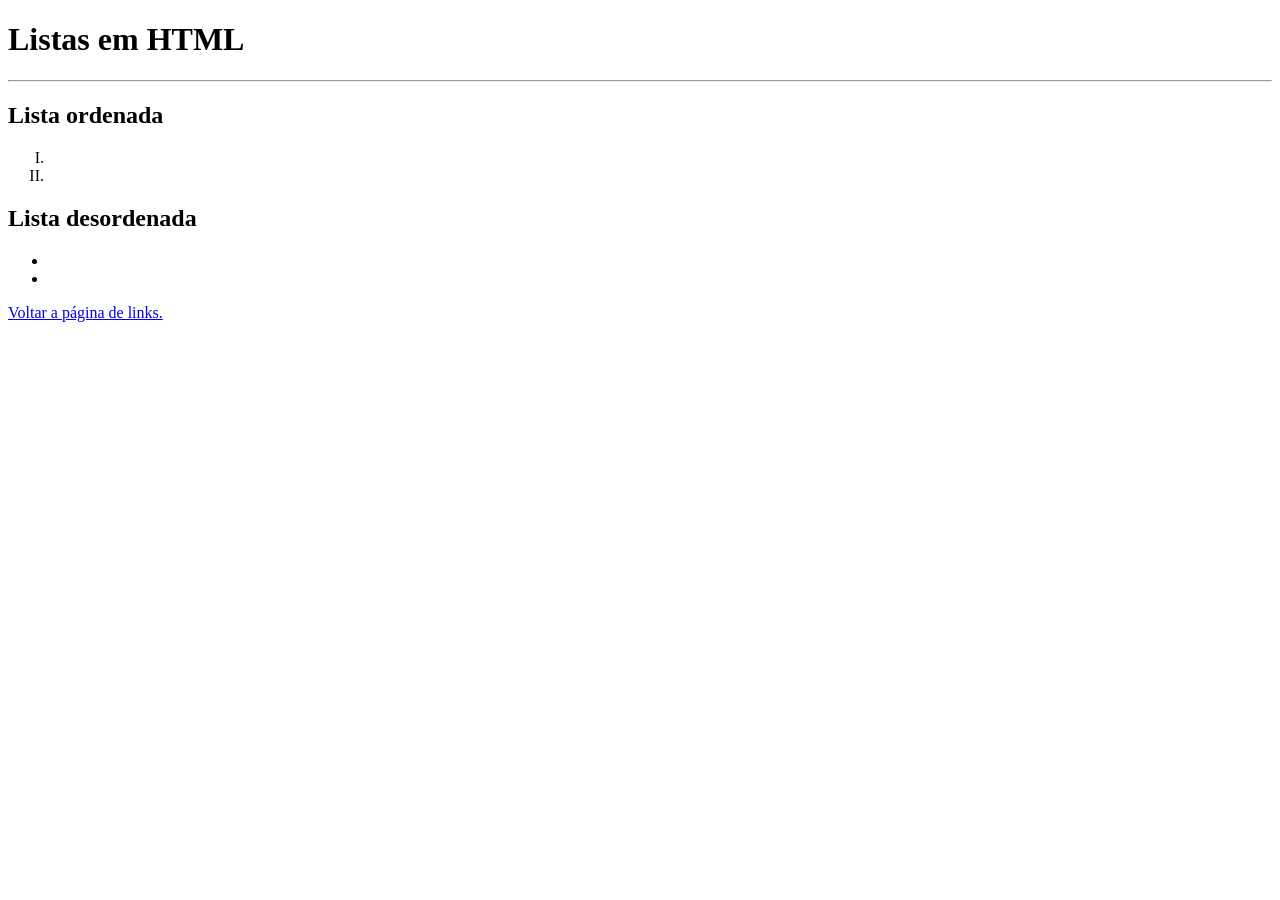
<file: ex002/listas.html>
<!DOCTYPE html>
<html lang="pt-br">
<head>
    <meta charset="UTF-8">
    <meta name="viewport" content="width=device-width, initial-scale=1.0">
    <title>Listas</title>
</head>
<body>
    <h1>Listas em HTML</h1>
    <hr>
    <h2>Lista ordenada</h2>

<ol type="I">
    <li></li>
    <li></li>
</ol>

    <h2>Lista desordenada</h2>

<ul type="disc">
    <li></li>
    <li></li>
</ul>

<a href="index.html">Voltar a página de links.</a>
</body>
</html>
</file>
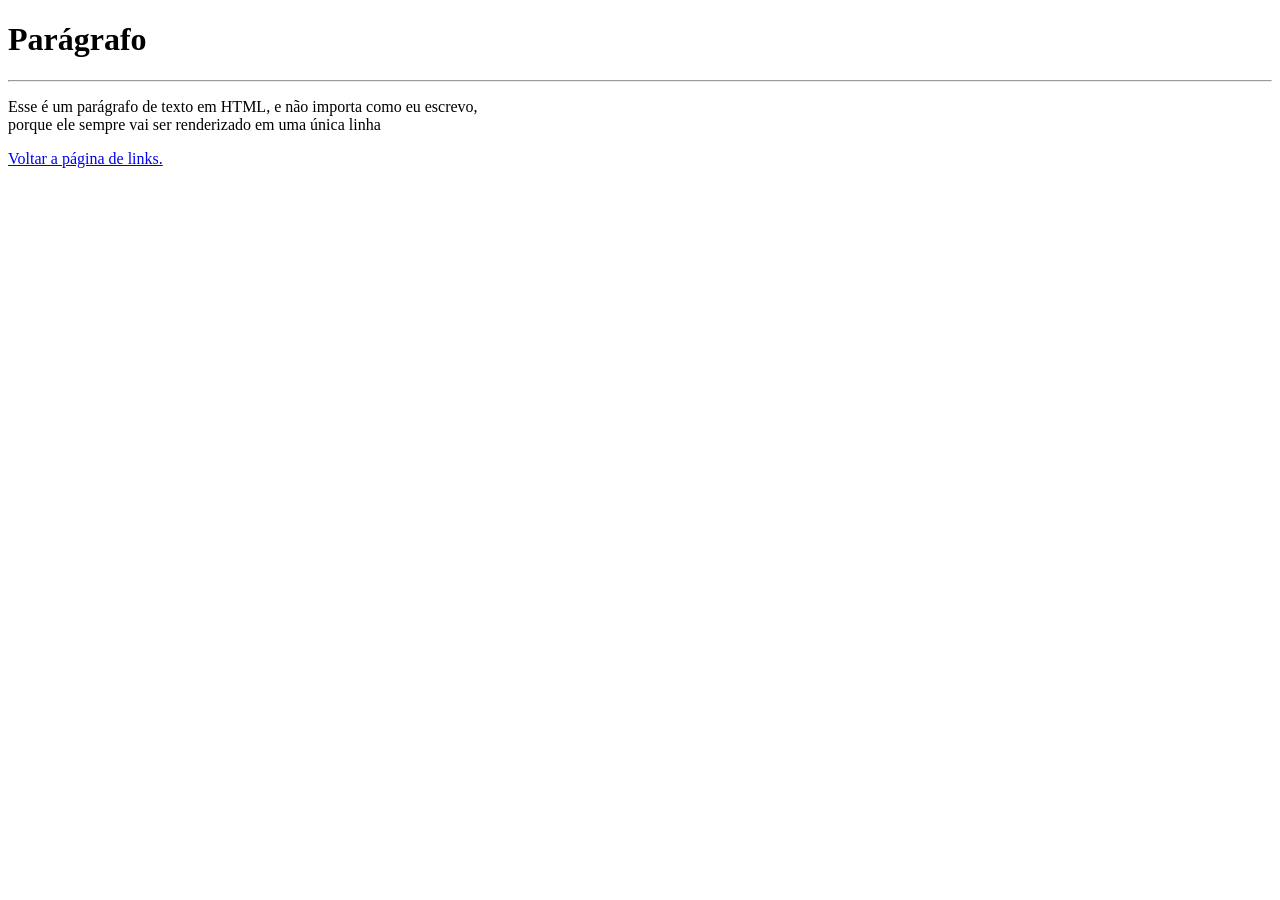
<file: ex002/paragrafo.html>
<!DOCTYPE html>
<html lang="pt-br">
<head>
    <meta charset="UTF-8">
    <meta name="viewport" content="width=device-width, initial-scale=1.0">
    <title>Parágrafo</title>
</head>
<body>
    <h1>Parágrafo</h1>
    <hr>
     <p>Esse é um parágrafo de texto em HTML, e não importa como eu escrevo, <br>porque ele sempre vai ser renderizado em uma única linha</p>
     <a href="index.html">Voltar a página de links.</a>
</body>
</html>
</file>
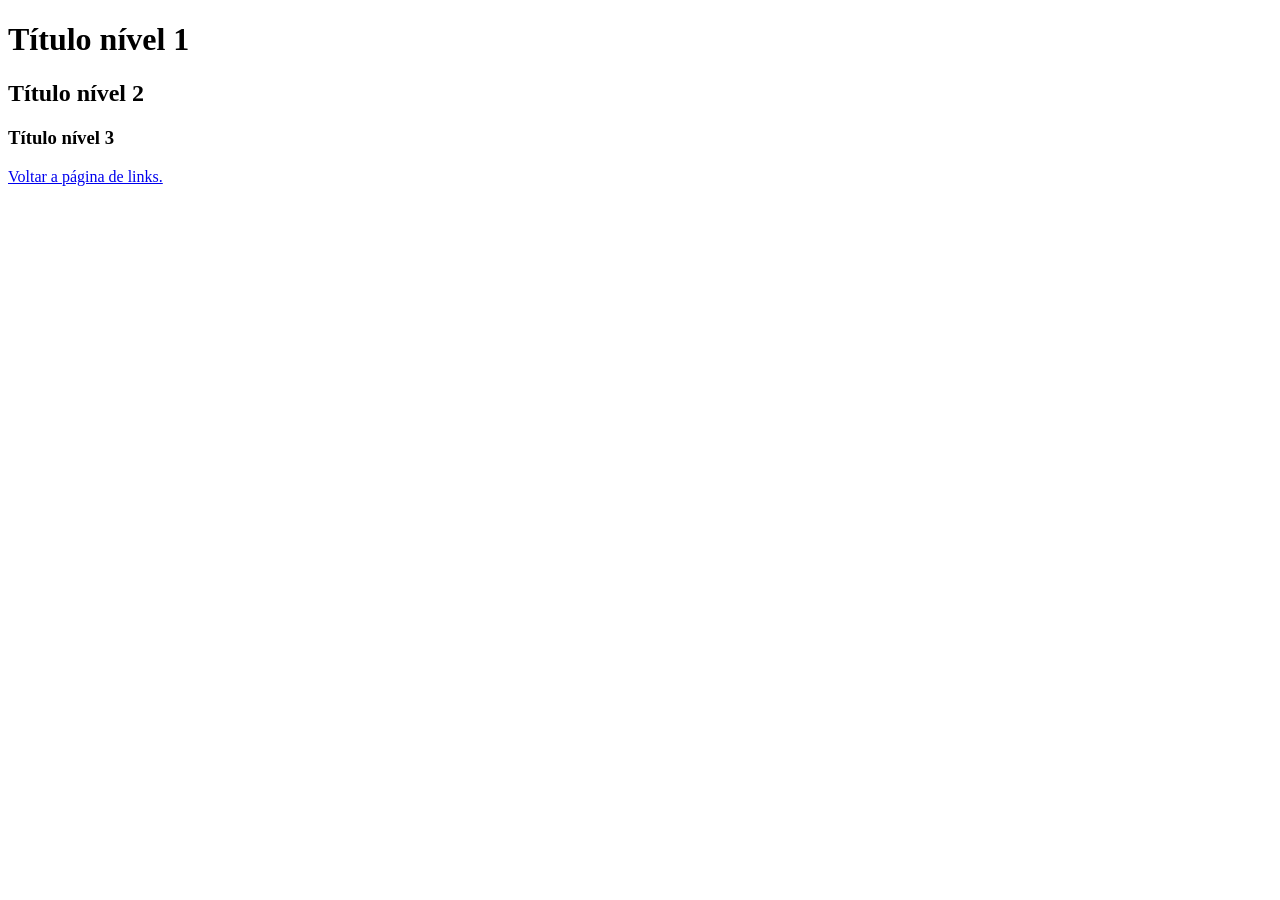
<file: ex002/titulos.html>
<!DOCTYPE html>
<html lang="pt-br">
<head>
    <meta charset="UTF-8">
    <meta name="viewport" content="width=device-width, initial-scale=1.0">
    <title>Títulos</title>
</head>
<body>
    <h1>Título nível 1</h1>
    <h2>Título nível 2</h2>
    <h3>Título nível 3</h3>
    <a href="index.html">Voltar a página de links.</a>
</body>
</html>
</file>
<file: Flex-box-Alura/css/style.css>
body {
	background-color: #F2F5F7;
	font-family: 'Open Sans',Arial,sans-serif;
}

.container {
	width: 94%;
	margin: 0 auto;
}

.cabecalhoPrincipal {
	background-color: #FFF;
	padding: 20px 0;
}

.cabecalhoPrincipal-titulo {
	font-weight: bold;
	font-size: 2em;
	margin-bottom: 20px;
}

.cabecalhoPrincipal-titulo a {
	text-decoration: none;
	color: inherit;
}

.cabecalhoPrincipal-nav-link {
	padding: 10px;
	margin-bottom: 10px;
	color: #9799A6;
	background-color: #FFF;
	text-decoration: none;
	transition: .5s;
	display: block;

	border-bottom: 1px solid #9799A6;
}

.conteudoPrincipal {
	margin-top: 20px;
	margin-bottom: 20px;
}

.subtitulo {
	font-weight: bold;
	font-size: 32px;
	margin-bottom: 10px;
	text-align: center;
}

.conteudoPrincipal-cursos-link {
	height: 100px;
	background-color: #FFF;
	text-align: center;
	margin: 1%;
	transition: .3s;
	box-shadow: 2px 2px 2px #CCC;
	position: relative;
}

.conteudoPrincipal-cursos-link a {
	text-decoration: none;
	color: #000;
	font-weight: bold;
	display: block;
	width: 100%;
	height: 100%;
	position: absolute;
	top: 0;
	left: 0;
}

.conteudoPrincipal-cursos-link:hover {
	box-shadow: 4px 4px 4px #CCC;
}

.conteudoPrincipal-cursos-link a:before {
	content: '';
	display: block;
	width: 50px;
	height: 50px;
	margin: 10px auto;
}

.conteudoPrincipal-cursos-link:nth-child(even) a:before {
	background: url(../img/background1.svg) no-repeat;	
}

.conteudoPrincipal-cursos-link:nth-child(odd) a:before {
	background: url(../img/background2.svg) no-repeat;
}


.rodapePrincipal {
	background-color: #324C64;
	padding-top: 20px;
}

.rodapePrincipal .subtitulo {
	color: #FFF;
}

.rodapePrincipal-navMap-link {
	text-decoration: none;
	color: #FFF;
	margin-top: 10px;
}

.rodapePrincipal-navMap-link {
	font-size: .9em;
}

.navmap-list-title {
	font-weight: 700;
	font-size: 1.3em;
	margin: .9em 0;
	padding-left: .3em;
	padding-top: .2em;
	padding-bottom: .2em;
}

.navmap-list-title + .rodapePrincipal-navMap-link {
	margin-top: 0;
}

.navmap-list-title-bancoDeDados { color: #EC6E5A; border-left: 4px solid #EC6E5A; }
.navmap-list-title-framework { color: #AD85BF; border-left: 4px solid #AD85BF; }
.navmap-list-title-frontend { color: #5EC6F3; border-left: 4px solid #5EC6F3; }
.navmap-list-title-backend { color: #25D285; border-left: 4px solid #25D285; }

.rodapePrincipal-patrocinadores {
	margin-top: 30px;
	background: #F2F5F7;
	padding: 20px 0;
}

.rodapePrincipal-contatoForm {
	margin-top: 20px;
	text-align: center;
}

.rodapePrincipal-contatoForm label[for=email-contato] {
	font-weight: bold;
	font-size: 14px;
	color: #000;
	margin-bottom: 5px;
	display: block;
}

.rodapePrincipal-contatoForm-emailInput {
	border-top-left-radius: 5px;
	border-bottom-left-radius: 5px;
	padding: 10px;
}

.rodapePrincipal-contatoForm-submit {
	border-top-right-radius: 5px;
	border-bottom-right-radius: 5px;
	background-color: #4DBA7A;
	color: #FFF;
	cursor: pointer;
	
}

.rodapePrincipal-contatoForm-submit,
.rodapePrincipal-contatoForm-emailInput {
	outline: 0;
	border: 1px solid #4DBA7A;
	box-sizing: border-box;
	font-size: 16px;
}

.videoSobre {
	background-color: #5E9EDC;
	padding: 25px 0;

}

.videoSobre-video {
	max-width: 100%;
}

.videoSobre .container {
	color: #FFF;
}

.videoSobre-sobre-title {
	font-size: 1.2em;
	font-weight: bolder;
}

.videoSobre-sobre {
	font-size: 1.3em;
	line-height: 2;
}

.videoSobre-button {
	border-radius: 8px;
	background-color: #ec6e5a;
	display: block;
	color: #FFF;
	border: none;
	height: 50px;
	font-size: .8em;
	outline: none;
}

.rodapePrincipal-contatoForm-legend {
	margin-bottom: 10px;
}

@media(min-width: 769px) {

	.container {
		width: 85%;	
	}

	.subtitulo {
		text-align: left;
	}

	.cabecalhoPrincipal-nav-link {
		border-radius: 5px;
		border: 1px solid #9799A6;
	}

	.cabecalhoPrincipal-nav-link:hover {
		color: #FFF;
		background-color: #9799A6;
	}

	.cabecalhoPrincipal-titulo {
		margin: 0;
	}

	.cabecalhoPrincipal-nav {
		width: auto;
	}

	.cabecalhoPrincipal-nav-link {
		width: auto;
		margin: 0 0 0 10px;
	}

	.rodapePrincipal-contatoForm {
		margin-top: 0;
		text-align: left;
	}

	.conteudoPrincipal-cursos-link:nth-child(3n) {
		margin-right: 0;
	}

	.conteudoPrincipal-cursos-link:nth-child(3n+1) {
		margin-left: 0;
	}

}

@media(min-width: 1000px) {
	.conteudoPrincipal-cursos-link {
		margin: 1.333%;
	}

	.conteudoPrincipal-cursos-link:nth-child(3n) {
		margin-right: 1.33%;
	}

	.conteudoPrincipal-cursos-link:nth-child(3n+1) {
		margin-left: 1.333%;
	}

	.conteudoPrincipal-cursos-link:nth-child(4n) {
		margin-right: 0;
	}

	.conteudoPrincipal-cursos-link:nth-child(4n+1) {
		margin-left: 0;
	}

	.videoSobre-sobre {
		margin-left: 1.5em;
	}

}
</file>
<file: Flex-box-Alura/css/flexbox.css>
.cabecalhoPrincipal .container {
	display: flex;
	align-items: center;
	justify-content: space-between;
}

.cabecalhoPrincipal-nav {
	display: flex;
}

.rodapePrincipal-patrocinadores .container {
	display: flex;
	justify-content: space-between;
}

.rodapePrincipal-patrocinadores-list {
	display: flex;
	align-items: center;
	justify-content: space-around;
	width: 70%;
	margin-right: 5%;
}

.rodapePrincipal-contatoForm {
	width: 25%;
}

.rodapePrincipal-contatoForm-fieldset {
	display: flex;
}

.rodapePrincipal-navMap-list {
	display: flex;
	/*flex-direction: column;
	flex-wrap: wrap;*/
	flex-flow: column wrap;
	height: 255px;
}

.conteudoPrincipal-cursos {
	display: flex;
	flex-wrap: wrap;
	
}

.conteudoPrincipal-cursos-link {
	width: 23%;
	margin: 1%;
}

.conteudoPrincipal-cursos-link:nth-child(4n) {
	margin-right: 0;
}

.conteudoPrincipal-cursos-link:nth-child(4n+1) {
	margin-left: 0;
}

.videoSobre .container {
	display: flex;
}

.videoSobre-sobre {
	text-align: center;
	display: flex;
	flex-direction: column;
	flex-grow: 1;
}

.videoSobre-sobre-list {
	flex-grow: 1;
}

.videoSobre-video {
	flex-grow: 1;
	flex-shrink: 2;
}

@media screen and (max-width: 768px){
	.cabecalhoPrincipal-nav {
		flex-direction: column;
	}

	.cabecalhoPrincipal .container {
		flex-direction: column;
		align-items: initial;
		text-align: center;
	}

	.conteudoPrincipal-cursos-link {
		width: 100%;
	}

	.conteudoPrincipal-cursos {
		flex-direction: column;
	}

	.rodapePrincipal-navMap-list {
		height: auto;
	}

	.rodapePrincipal-patrocinadores .container {
		flex-direction: column;
		align-items: center;
	}

	.rodapePrincipal-patrocinadores-list {
		margin: 0;
		width: 100%;
	}

	.rodapePrincipal-contatoForm {
		width: 100%;
	}

	.rodapePrincipal-contatoForm-fieldset {
		justify-content: center;
	}

	.cabecalhoPrincipal-nav-link-app {
		order: -1;
	}

	.videoSobre .container {
		flex-direction: column;
	}

	.videoSobre-video {
		margin: auto;
	}
}
</file>
<file: landing-page/styles/style.css>
@font-face{
    font-family: "krona-one";
    src: url(../fontes/KronaOne-Regular.ttf) format('truetype');
}

@font-face{
    font-family: "montserrat";
    src: url(../fontes/Montserrat-VariableFont_wght.ttf) format('truetype');
}

:root{
    --cor-primaria:#000000;
    --cor-secundaria:#F6F6F6;
    --cor-terciaria:#22d4fd;
    --cor-hover:#272727;

    --fonte-primaria: "krona-one", sans-serif;
    --fonte-secundaria: "montserrat", sans-serif;
}

*{
    margin: 0px;
    padding: 0px;
}

body{
    color: #F6F6F6;
    background-color: var(--cor-primaria);
    box-sizing: border-box;

}

.cabecalho{
    padding: 2% 0% 0% 15%;
}

.cabecalho__menu {
      display: flex;
      gap: 80px;
}

.cabecalho__menu__link {
      font-family: var(--fonte-secundaria);
      font-size: 1.5rem;
      color: var(--cor-terciaria);
      font-weight: 600;
      padding: 10px 15px;
      text-decoration: none;
}

.cabecalho__menu__link:hover {
      color: #007bff;
}

.apresentacao{
    padding: 5% 15%;
    display: flex;
    align-items: center;
    justify-content: space-between;
    gap: 82px;
}

.apresentacao__conteudo{
    width: 50%;
    display: flex;
    flex-direction: column;
    gap: 40px;
}

.apresentacao__conteudo__titulo{
    font-size: 2.25rem;
    font-family: var(--fonte-primaria);
    font-weight: normal;
}

.apresentacao__conteudo__texto{
    font-family: var(--fonte-secundaria);
    font-size: 1.5rem;
    font-weight: normal;
}

h1{
    color: var(--cor-secundaria);
    font-family: var(--fonte-primaria);
}

.titulo-destaque{
    color: var(--cor-terciaria);
}

p{
    color: #F6F6F6;
    font-family: var(--fonte-secundaria);
}

.apresentacao__links{
    flex-direction: column;
    align-items: center;
    display: flex;
    justify-content: space-between;
    gap: 32px;
}

.apresentacao__links__subtitulo{
    font-family: var(--fonte-primaria);
    font-weight: 400;
    font-size: 1.5rem;
}

.apresentacao__links__navegacao{
    display: flex;
    justify-content: center;
    gap: 16px;
    border: 2px solid var(--cor-terciaria);
    text-decoration: none;
    border-radius: 8px;
    width: 50%;
    text-align: center;
    font-size: 1.5rem;
    padding: 21.5px 0;
    color: #F6F6F6;
    font-family: var(--fonte-secundaria);
    font-weight: 600;
}

.apresentacao__links__links:hover{
    background-color: var(--cor-hover);
}

a img{
    width: 32px;
    height: 32px;
}

img{
    width: 488px;
    height: 550px;
}

.apresentacao__imagem{
    width: 50%;
}

.rodape{
    color: var(--cor-primaria);
    background-color: var(--cor-terciaria);
    padding: 24px;
    text-align: center;
    font-family: var(--fonte-secundaria);
    font-size: 1.5rem;
    font-weight: 400;
}

@media (max-width: 1200px) {
    .cabecalho{
        padding: 10%;
    }

    .cabecalho__menu{
        justify-content: center;
    }

    .apresentacao{
        flex-direction: column-reverse;
        padding: 5%;
    }

    .apresentacao__conteudo{
        width: auto;
    }
}
</file>
<file: projeto-alura-books/style.css>
@import url("styles/header.css");
@import url("styles/banner.css");
@import url("styles/carrossel.css");
@import url(styles/topicos.css);
@import url(styles/contato.css);
@import url(styles/rodape.css);

:root {
    --cor-de-fundo: #EBECEE;
    --branco: #FFFFFF;
    --laranja: #EB9B00;
    --azul-degrade: linear-gradient(97.54deg, #002F52 35.49%, #326589 165.37%);
    --fonte-principal: "Poppins";
    --azul: #002F52;
    --fonte-secundaria: "josefin sans";
    --preto: #000000;
    --cinza: #474646;
    --cinza-claro: #858585;
}

body {
    background-color: var(--cor-de-fundo);
    font-family: var(--fonte-principal);
    font-size: 16px;
    font-weight: 400;
}
</file>
<file: projeto-alura-plus/style.css>
:root{
    --branco-principal: #FFFFFF;
    --cinza-secundario: #C0C0C0;
    --botao-azul: #167BF7;
    --cor-de-fundo: #00030C;
    --fonte-principal: 'Inter';
    --botao-azul-efeito: #3c92fa;

}

*{
    margin: 0px;
    padding: 0px;
}

body{
    background-color: var(--cor-de-fundo);
    color: var(--branco-principal);
    font-family: var(--fonte-principal);
    font-size: 16px;
    font-weight: 400;
}

.principal {
    background-image: url("/projeto-alura-plus/imagens/Background.png");
    background-repeat: no-repeat;
    background-size: contain;
    align-items: center;
    text-align: center;
}

.container {
    height: 100vh;
    display: grid;
    grid-template-columns: 50% 50%;
}

.container__botao {
    background-color: var(--botao-azul);
    border-radius: 5px;
    padding: 1em;
    color: var(--branco-principal);
    display: block;
    text-decoration: none;
    margin-bottom: 1em;
}

.botao_secundario {
    background-color: transparent;
    border: 2px solid var(--branco-principal);
}

.container__aviso {
    font-size: 12px;
    color: var(--cinza-secundario);
}

.container__titulo {
    font-size: 28px;
    font-weight: 700;
}

.container__imagem {
    margin: 1em 0 2em 0;
}

.container__caixa {
    margin: 0 6em;
}

.secundario__imagem {
    width: 80%;
}

.secundario {
    align-items: center;
    margin: 0 10em;
}

.descricao__titulo {
    font-weight: 700;
    font-size: 48px;
    color: var(--branco-principal);
    margin-bottom: 0.1em;
}

.descricao__texto {
    color: var(--cinza-secundario);
}

.secundario__botao {
    display: inline-block;
    margin-top: 1em;
}

.container__descricao {
    padding: 2em;
}

.dispositivos__lista {
    display: flex;
    justify-content: center;
    list-style-type: none;
    margin: 5em 0;
}

.dispositivos {
    text-align: center;
}

.dispositivos__titulo {
    font-size: 48px;
    color: var(--branco-principal);

}

.lista__item {
    font-size: 32px;
    color: var(--branco-principal);
}

.rodape {
    text-align: center;
    margin: 5em 3em;
}

.rodape__logo {
    margin-bottom: 25px;
}

.rodape__lista {
    display: flex;
    justify-content: center;
    list-style-type: none;
    margin-top: 1em;
}

.lista__link a{
    text-decoration: none;
    color: var(--branco-principal);
    margin-left: 1em;
}

.rodape__texto {
    color: var(--cinza-secundario);
    font-size: 14px;
    margin: 1em 0
}

.lista__link a:hover {
    color: var(--botao-azul);
}

.lista__link a:active {
    color: aqua;
}

.container__botao:hover {
    background-color: var(--botao-azul-efeito);
    color: var(--cor-de-fundo);
}
</file>
<file: projeto-tecboard/style.css>
@font-face {
    font-family: "unbounded";
    src: url(./fontes/Unbounded-VariableFont_wght.ttf) format(truetype);
    font-weight: 700;
    font-style: normal;
    font-display: swap;
}

@font-face {
    font-family: "poppins";
    src: url(./fontes/Poppins-Regular.ttf) format(truetype);
    font-weight: 400;
    font-style: normal;
    font-display: swap;
}

/*Reset*/
*{ margin: 0; padding: 0;}

/*Estilo Desktop*/
body{
    background-color: #0E1014;
    color: #ffffff;
}

header img{
    display: block;
    margin: 75px 0 0 360px;
}

h1{
    margin-top: 60px;
    text-align: center;
    font-size: 64px;
    font-family: "unbounded",sans-serif;
}

h1 span{
    color: #9747ff;
}

p{
    text-align: center;
    font-size: 24px;
    width: 792px;
    margin: 24px auto 0;
    font-family: "poppins", sans-serif;
}

a{
    color: #ffffff;
    font-family: "poppins", sans-serif;
    font-size: 24px;
    text-decoration: none;
    background-color: #9747ff;
    width: 340px;
    height: 66px;
    display: block;
    border-radius: 36px;
    text-align: center;
    line-height: 66px;
    margin: 40px auto;
}

a:hover{
    background-color: #8233E8;
}
section img{
    display: block;
    width: 792px;
    height: 446px;
    margin: 0 auto;
}


@media(max-width:"768px"){
    header img{
        margin: 65px 0 0 60px;
    }

    p{
        width: 648px;
    }
}

@media(max-width:"375px"){
    header img{
        margin: 32px 0 0 16px;
    }

    h1{
        font-size: 40px;
    }

    p{
        font-size: 20px;
        width: 340px;
    }

    a{
        font-size: 20px;
        width: 251px;
    }

    section img{
        width: 340px;
        height: 230px;
    }
}
</file>
